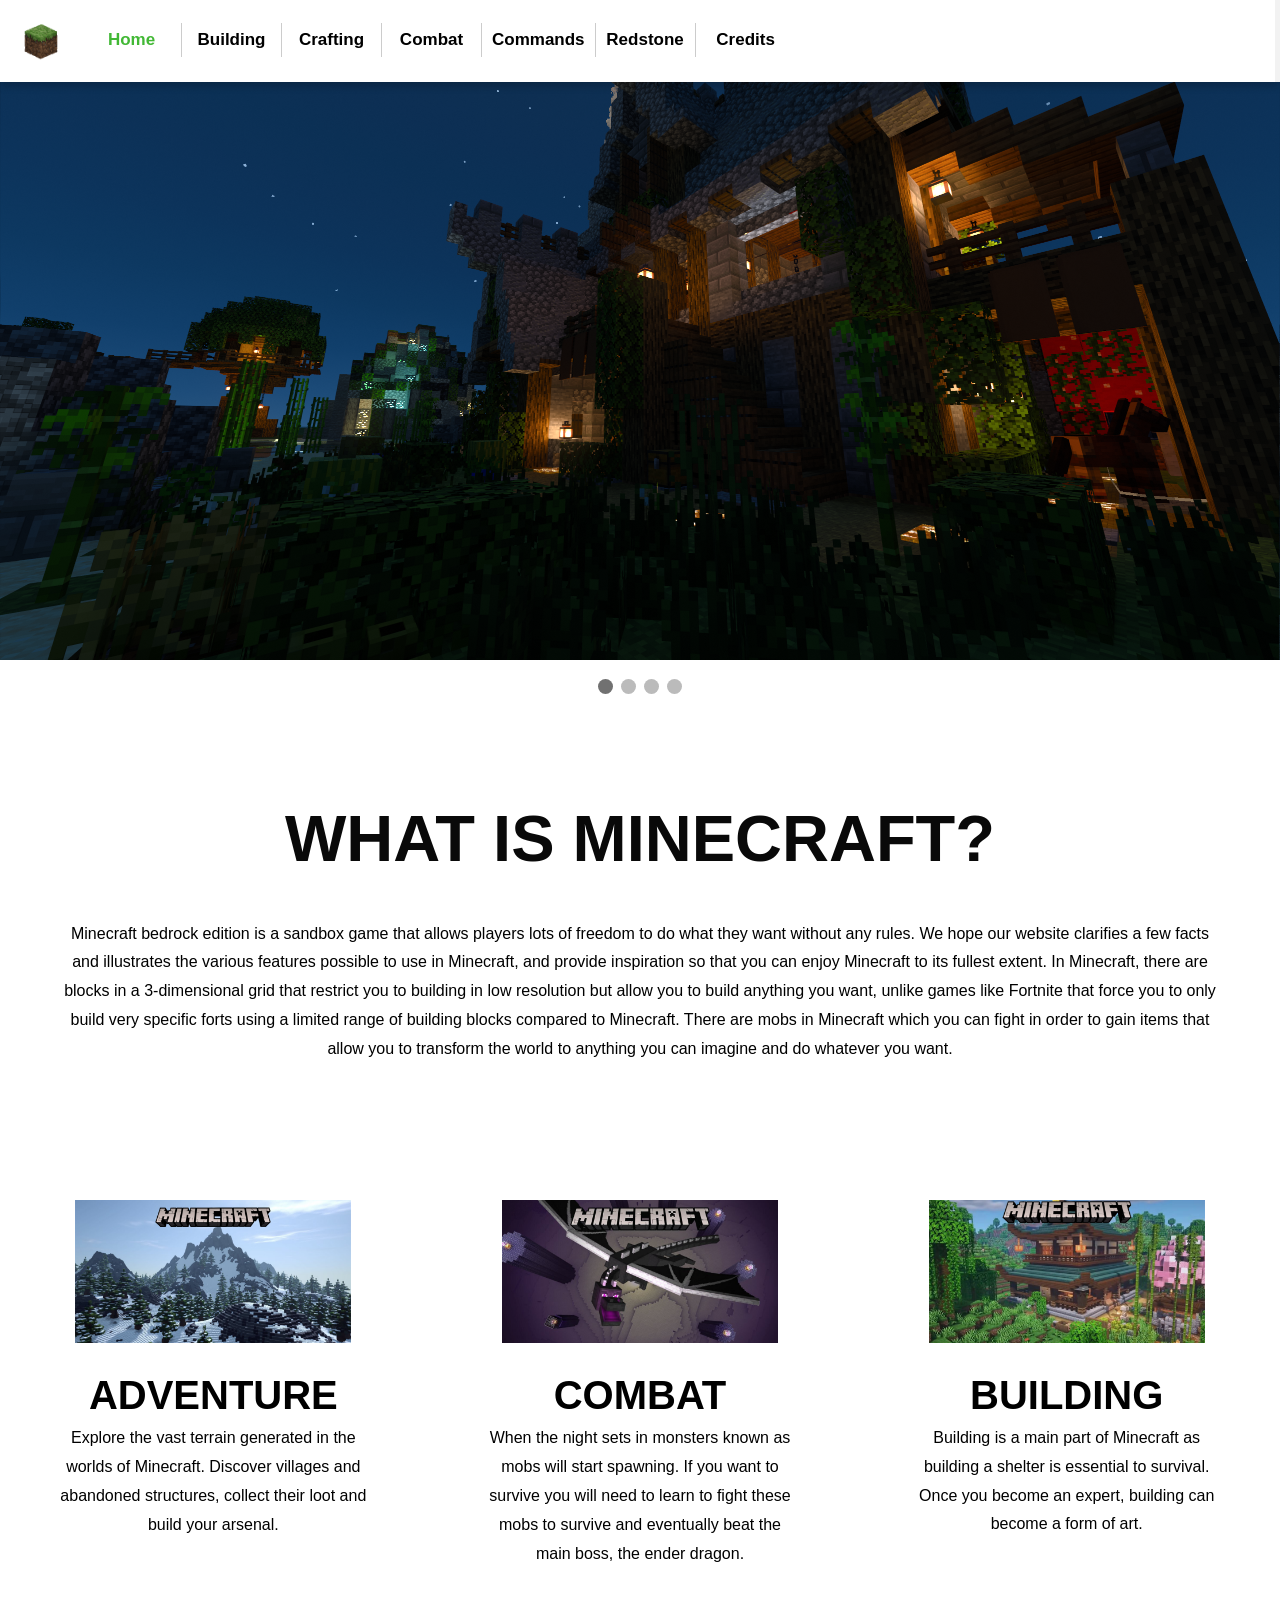
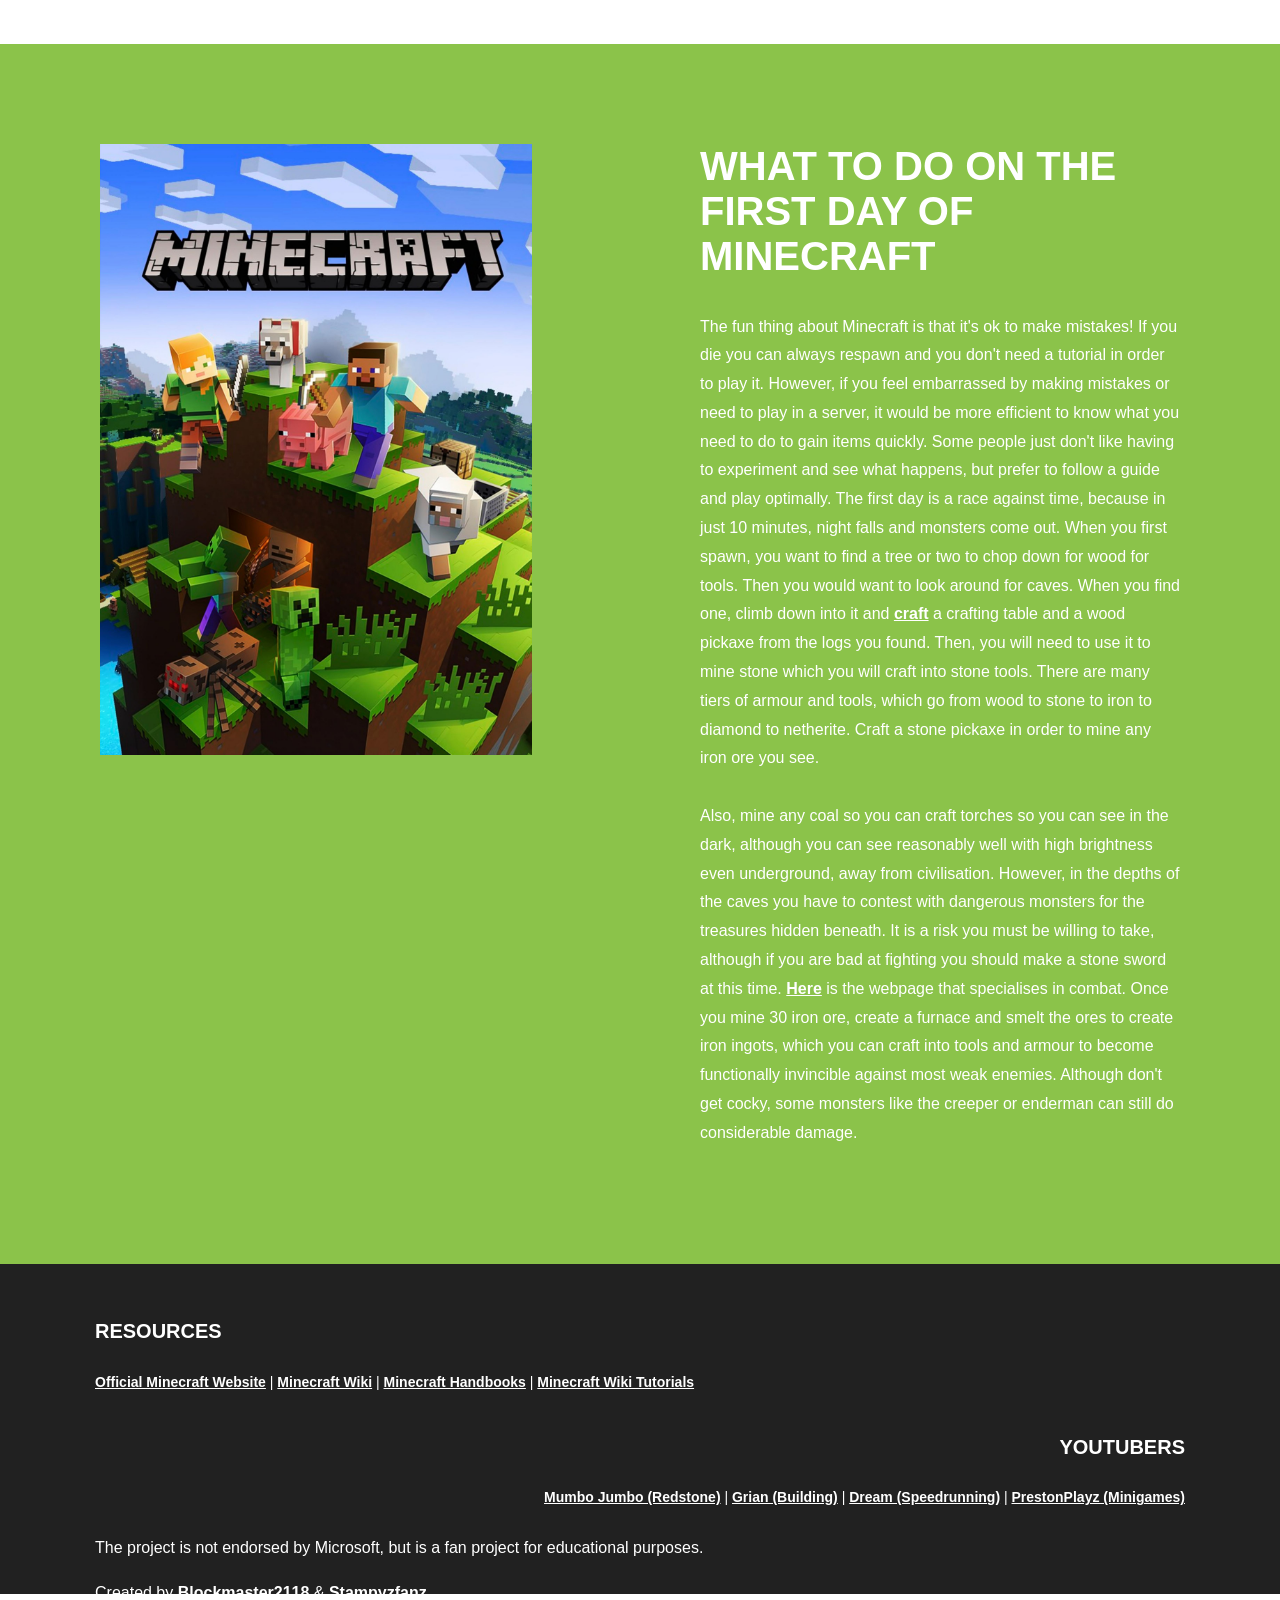
<file: index.html>
<!DOCTYPE html>
<html lang="en">
<head>
  <!-- Google Tag Manager -->
  <script>(function(w,d,s,l,i){w[l]=w[l]||[];w[l].push({'gtm.start':
  new Date().getTime(),event:'gtm.js'});var f=d.getElementsByTagName(s)[0],
  j=d.createElement(s),dl=l!='dataLayer'?'&l='+l:'';j.async=true;j.src=
  'https://www.googletagmanager.com/gtm.js?id='+i+dl;f.parentNode.insertBefore(j,f);
  })(window,document,'script','dataLayer','GTM-TDKDZ7F');</script>
  <!-- End Google Tag Manager -->
  <title>Minecraft Bedrock Guide</title>
  <meta charset="UTF-8">
  <link rel="stylesheet" href="main.css">
  <link rel="icon" href="images/Minecraft_logo.png" >
</head>
<body>
  <!-- Google Tag Manager (noscript) -->
  <noscript><iframe src="https://www.googletagmanager.com/ns.html?id=GTM-TDKDZ7F"
  height="0" width="0" style="display:none;visibility:hidden"></iframe></noscript>
  <!-- End Google Tag Manager (noscript) -->
  <header class="topnav header" id="Header">
    <a href="#" id="icon"><img src="images/Minecraft_logo.png" class="logo" alt="homepage logo"></a>
    <a class="active link" href="#">Home</a>
    <a href="Building.html" class="link">Building</a>
    <a href="Crafting.html" class="link">Crafting</a>
    <a href="Combat.html" class="link">Combat</a>
    <a href="Commands.html" class="link">Commands</a>
    <a href="Redstone.html" class="link">Redstone</a>
    <a href="Credits.html" class="link" id="no-line">Credits</a>
  </header> 
  <div class="contents">
  <div class="slideshow-container">
    <div class="mySlides fade">
      <div class="numbertext">1 / 4</div>
      <img src="images/Building slider pic.png" alt="MC Build">
      <div class="text"></div>
    </div>
    <div class="mySlides fade">
      <div class="numbertext">2 / 4</div>
      <img src="images/Combat slider pic.png" alt="MC Fighting Creeper">
      <div class="text"></div>
    </div>
    <div class="mySlides fade">
      <div class="numbertext">3 / 4</div>
      <img src="images/Redstone slider pic.png" alt="Redstone piston door">
      <div class="text"></div>
    </div>  
    <div class="mySlides fade">
      <div class="numbertext">4 / 4</div>
      <img src="images/Crafting slider pic.png" alt="Crafting blocks">
      <div class="text"></div>
    </div> 
    </div>  
  </div>
  <br>
  <div class="center">
    <span class="dot"></span> 
    <span class="dot"></span> 
    <span class="dot"></span> 
    <span class="dot"></span> 
  </div>
  <div class="pad center"><h1 class="main-heading">What is minecraft?</h1>
     <p style="margin-top:30px;">Minecraft bedrock edition is a sandbox game that allows players lots of freedom to do what they want without any rules. We hope our website clarifies a few facts and illustrates the various features possible to use in Minecraft, and provide inspiration so that you can enjoy Minecraft to its fullest extent. In Minecraft, there are blocks in a 3-dimensional grid that restrict you to building in low resolution but allow you to build anything you want, unlike games like Fortnite that force you to only build very specific forts using a limited range of building blocks compared to Minecraft. There are mobs in Minecraft which you can fight in order to gain items that allow you to transform the world to anything you can imagine and do whatever you want.</p>
    </div>
  <div class="flex-container">
    <div class="box"> 
      <img src="images/mountains.png" style="width: 90%;" alt="mountains">
      <h2 style="margin-bottom: -10px;">Adventure</h2>
      <p>Explore the vast terrain generated in the worlds of Minecraft. Discover villages and abandoned structures, collect their loot and build your arsenal.</p>
    </div>
    <div class="box"> 
      <img src="images/ender dragon.png" style="width: 90%;" alt="ender dragon">
      <h2 style="margin-bottom: -10px;">Combat</h2>
      <p>When the night sets in monsters known as mobs will start spawning. If you want to survive you will need to learn to fight these mobs to survive and eventually beat the main boss, the ender dragon.</p>
    </div>
    <div class="box"> 
      <img src="images/build.png" style="width: 90%;" alt="Japanese style build">
      <h2 style="margin-bottom: -10px;">Building</h2>
      <p>Building is a main part of Minecraft as building a shelter is essential to survival. Once you become an expert, building can become a form of art.</p>
    </div>
  </div>
  <div class="green-box flex-container">
    <div>
      <img src="images/Cover art.jpg" style="width: 90%;" alt="Minecraft cover">
    </div>
    <div>
     <h2 class="whitetext">What to do on the first day of Minecraft</h2>
     <p class="whitetext">The fun thing about Minecraft is that it's ok to make mistakes! If you die you can always respawn and you don't need a tutorial in order to play it. However, if you feel embarrassed by making mistakes or need to play in a server, it would be more efficient to know what you need to do to gain items quickly. Some people just don't like having to experiment and see what happens, but prefer to follow a guide and play optimally. The first day is a race against time, because in just 10 minutes, night falls and monsters come out. When you first spawn, you want to find a tree or two to chop down for wood for tools. Then you would want to look around for caves. When you find one, climb down into it and <a href="Crafting.html" class="whitetext">craft</a> a crafting table and a wood pickaxe from the logs you found. Then, you will need to use it to mine stone which you will craft into stone tools. There are many tiers of armour and tools, which go from wood to stone to iron to diamond to netherite. Craft a stone pickaxe in order to mine any iron ore you see. 
    <br>
    <br>
    Also, mine any coal so you can craft torches so you can see in the dark, although you can see reasonably well with high brightness even underground, away from civilisation. However, in the depths of the caves you have to contest with dangerous monsters for the treasures hidden beneath. It is a risk you must be willing to take, although if you are bad at fighting you should make a stone sword at this time. <a href="Combat.html" class="whitetext">Here</a> is the webpage that specialises in combat. Once you mine 30 iron ore, create a furnace and smelt the ores to create iron ingots, which you can craft into tools and armour to become functionally invincible against most weak enemies. Although don't get cocky, some monsters like the creeper or enderman can still do considerable damage.
    </p>
    </div> 
  </div>
  <footer class="below" style="min-height:330px">
	<div style="background-color: #212121; float: left; padding-left: 65px;">
  <h4 class="whitetext">Resources</h4>
	<p class="whitetext footer-text"><a href="http://minecraft.net/" class="whitetext">Official Minecraft Website</a> | <a href="https://minecraft.fandom.com/wiki/Minecraft_Wiki" class="whitetext">Minecraft Wiki</a> | <a href="https://www.amazon.com.au/Minecraft-Complete-Handbook-Collection-Scholastic/dp/0545685192" class="whitetext">Minecraft Handbooks</a> | <a href="https://minecraft.fandom.com/wiki/Tutorials " class="whitetext">Minecraft Wiki Tutorials</a></p>
  </div>
  <div style="background-color: #212121; float: right; padding-bottom: 10px; padding-right: 65px; text-align: right;">
    <h4 class="whitetext">YouTubers</h4>
  <p class="whitetext footer-text"><a href="https://www.youtube.com/channel/UChFur_NwVSbUozOcF_F2kMg/" class="whitetext">Mumbo Jumbo (Redstone)</a> | <a href="https://www.youtube.com/user/Xelqua" class="whitetext">Grian (Building)</a> | <a href="https://www.youtube.com/channel/UCTkXRDQl0luXxVQrRQvWS6w" class="whitetext">Dream (Speedrunning)</a> | <a href="https://www.youtube.com/channel/UCJZam2u1G0syq3kyqrCXrNw" class="whitetext">PrestonPlayz (Minigames)</a></p>
  </div>
  <div class="below" style="padding-left: 65px;">
	<p class="whitetext">The project is not endorsed by Microsoft, but is a fan project for educational purposes.</p>
  <p class="whitetext">Created by <a href="https://github.com/Blockmaster2118" class="whitetext">Blockmaster2118</a> & <a href="https://github.com/stampyzfanz" class="whitetext">Stampyzfanz</a></p>
  <p class="whitetext">All rights reserved &copy; 2021</p>
  </div>
  </footer>
  <script src="scripts.js"></script>
</body>
</html>
</file>
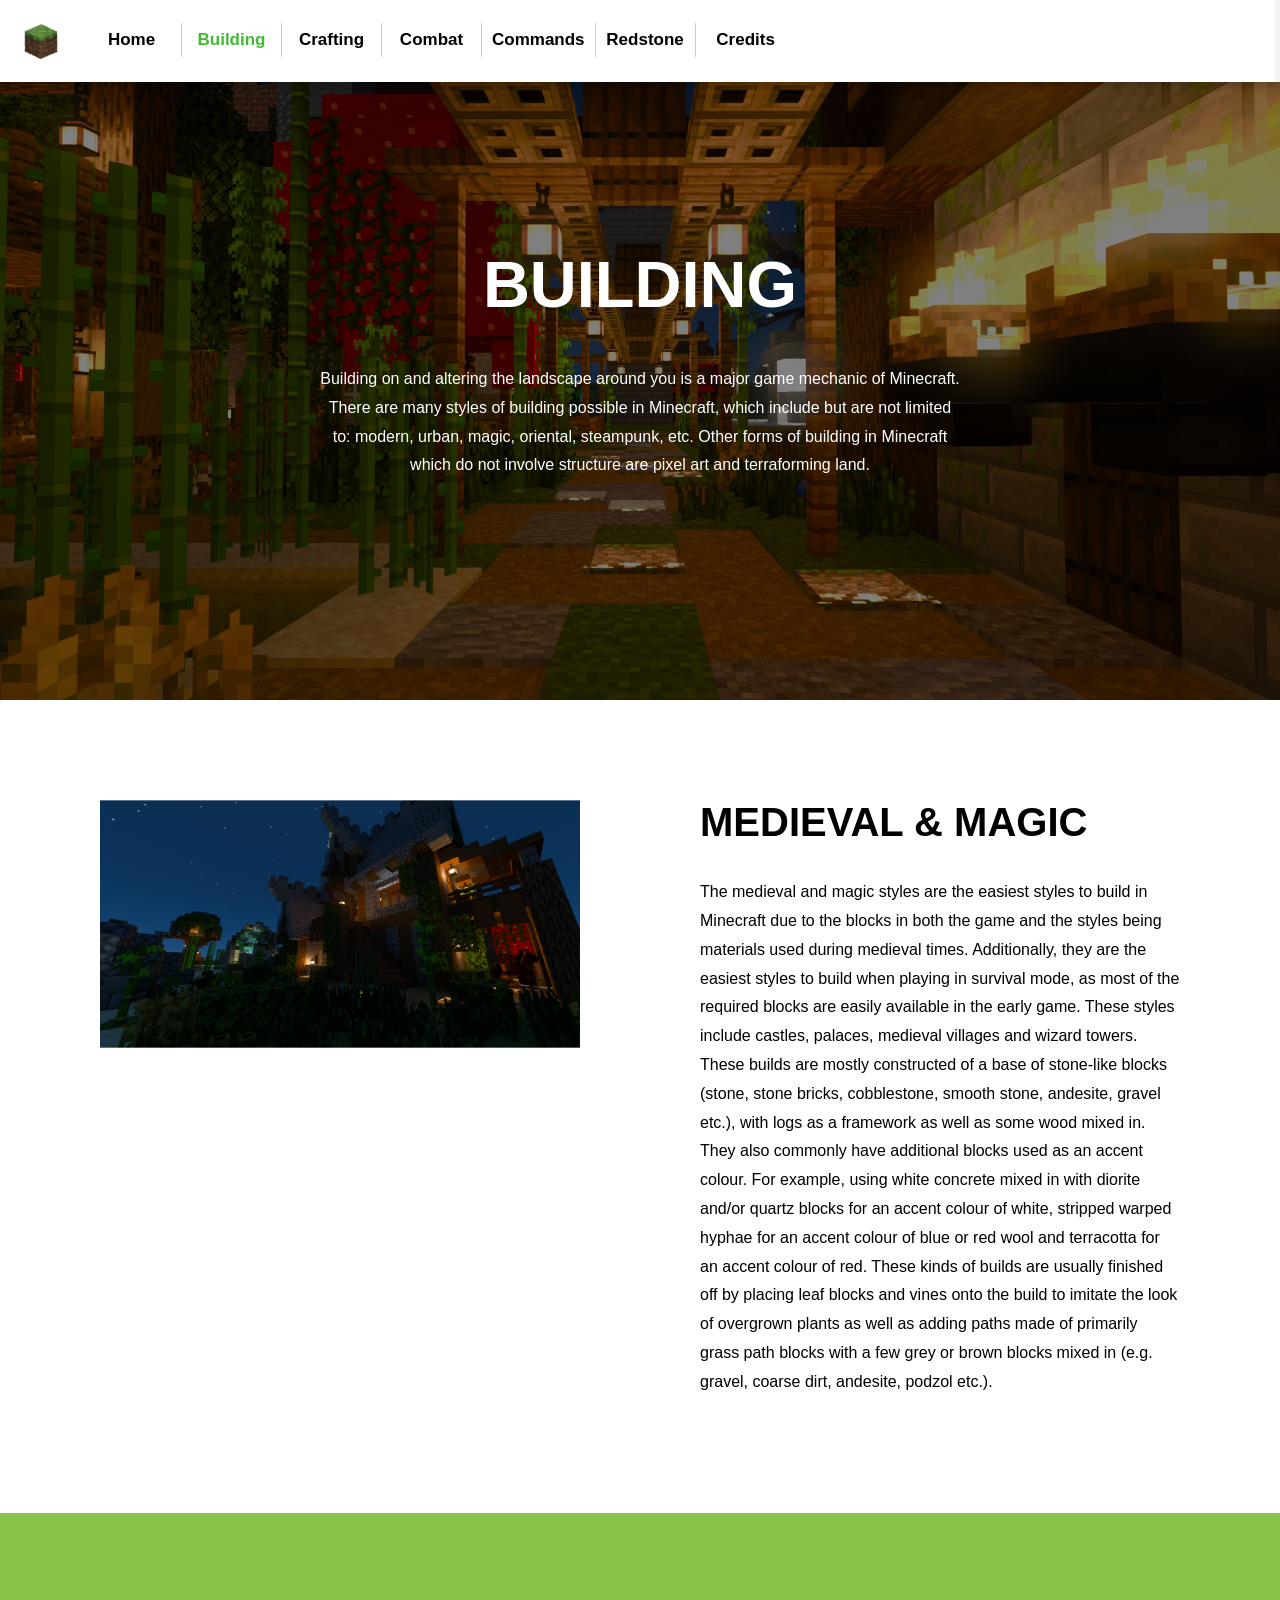
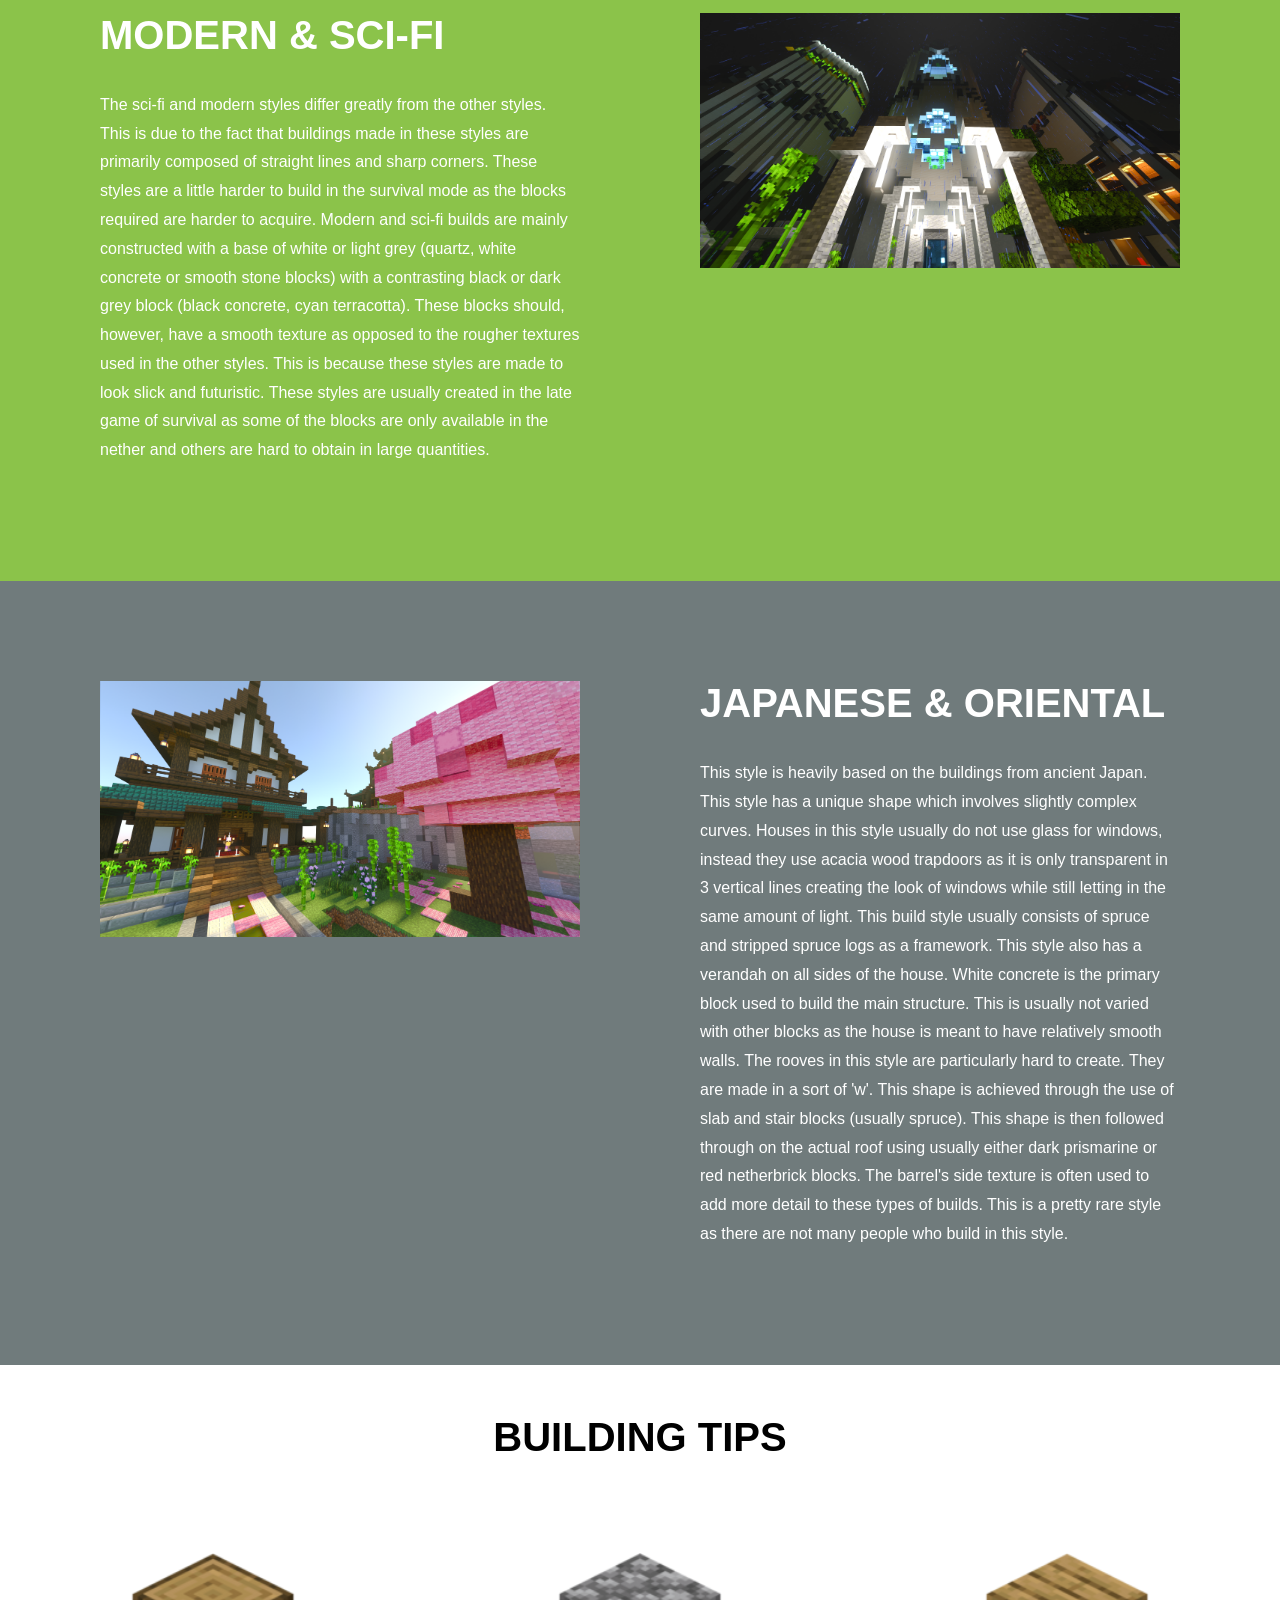
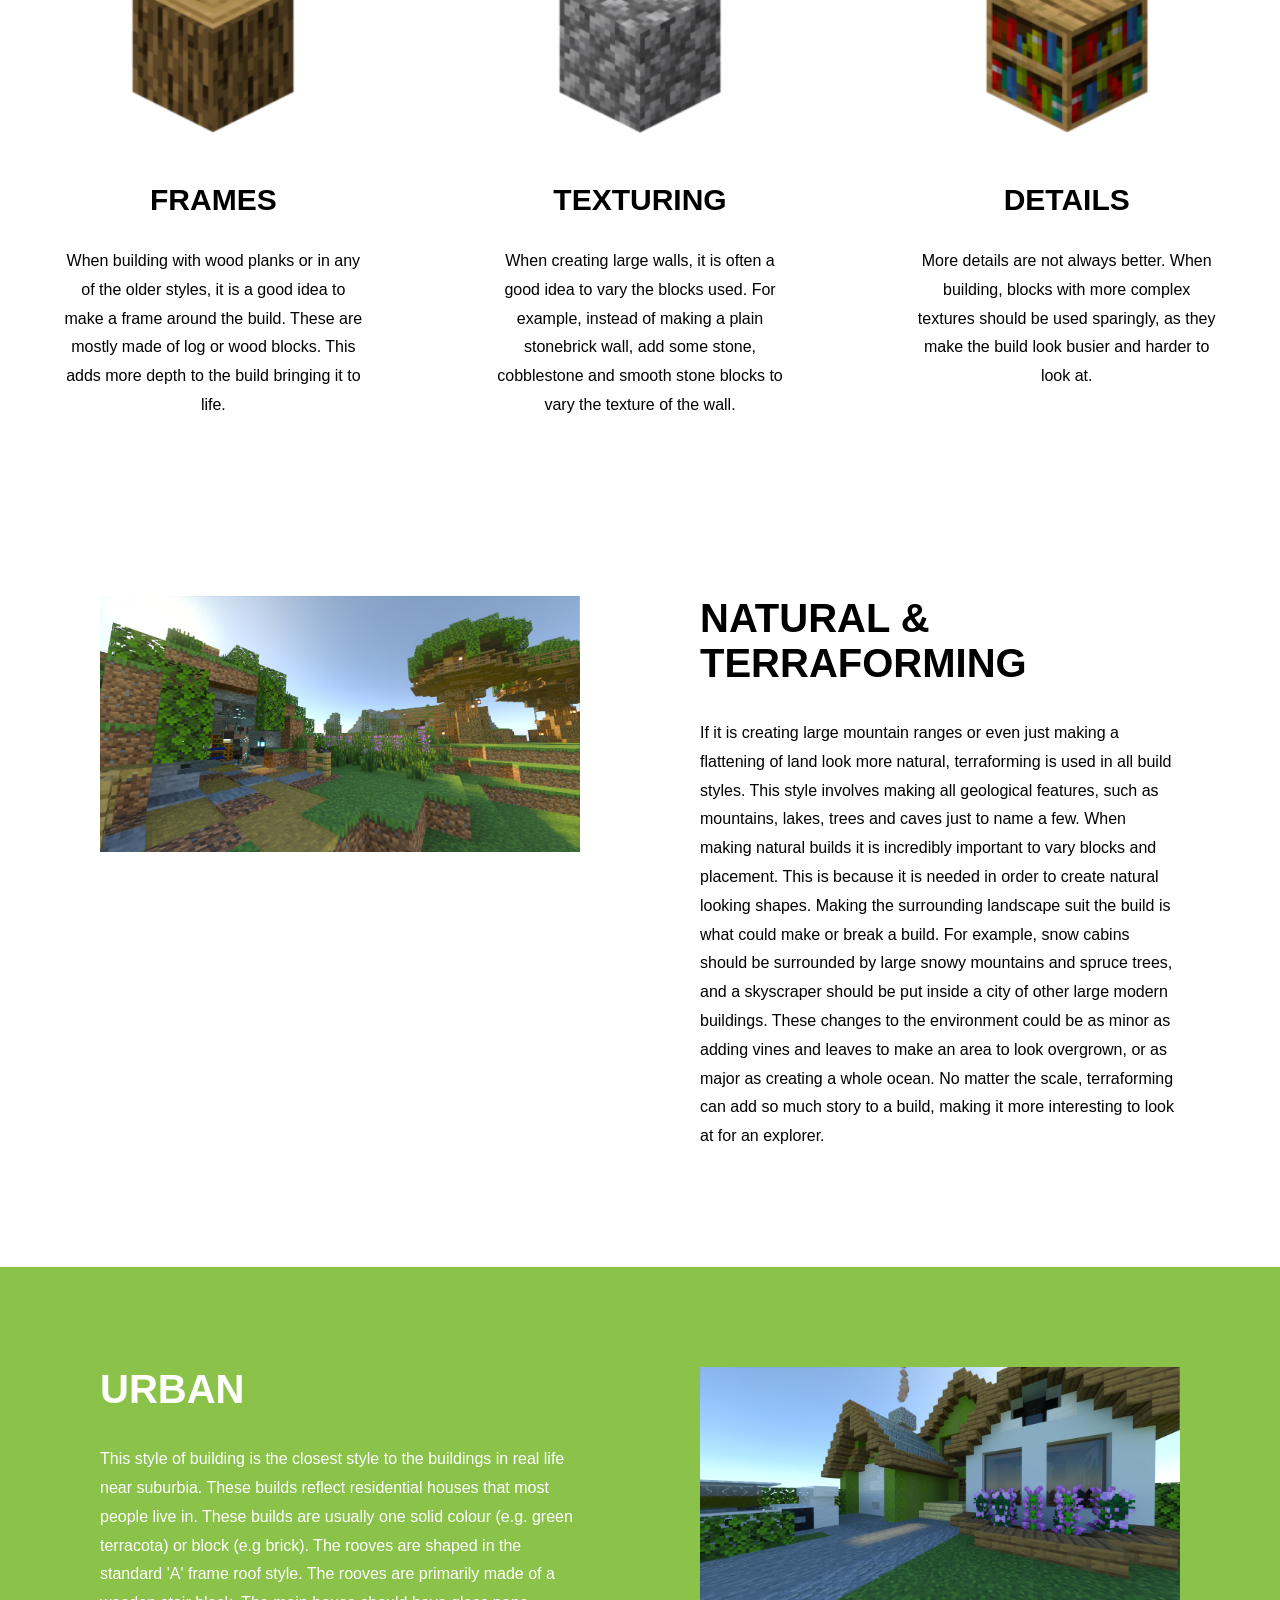
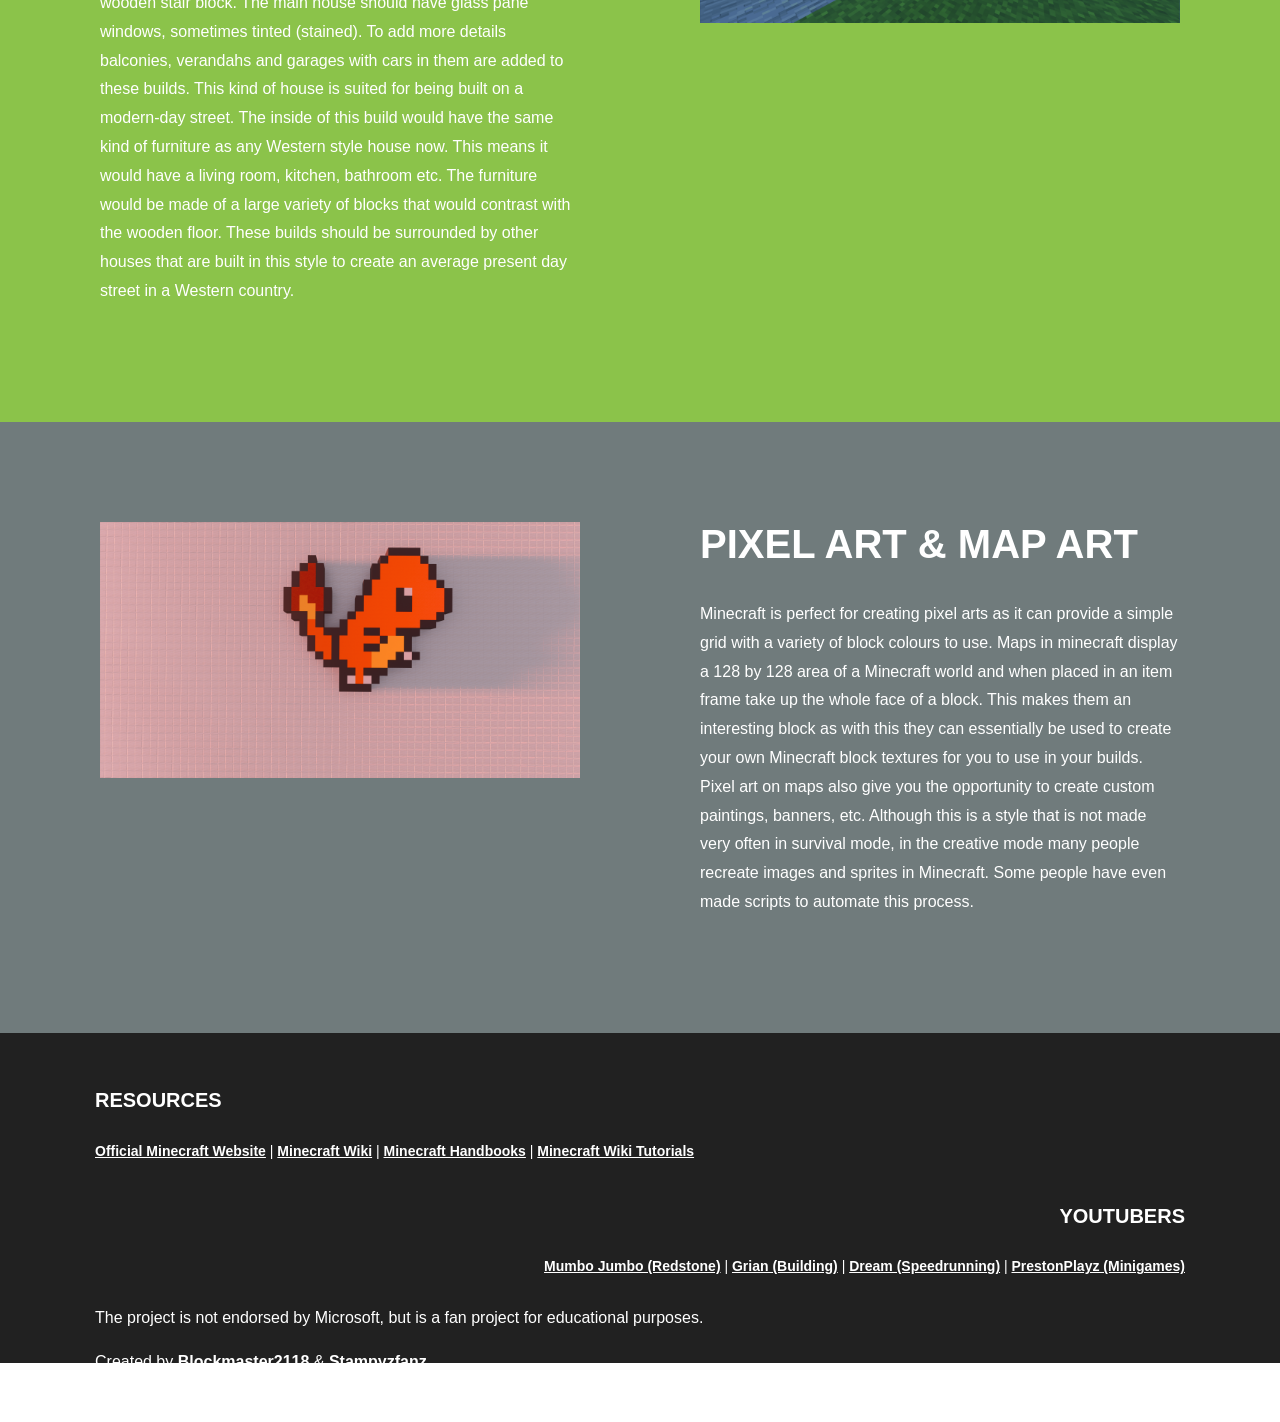
<file: Building.html>
<!DOCTYPE html>
<html lang="en">
<head>
  <!-- Google Tag Manager -->
  <script>(function(w,d,s,l,i){w[l]=w[l]||[];w[l].push({'gtm.start':
  new Date().getTime(),event:'gtm.js'});var f=d.getElementsByTagName(s)[0],
  j=d.createElement(s),dl=l!='dataLayer'?'&l='+l:'';j.async=true;j.src=
  'https://www.googletagmanager.com/gtm.js?id='+i+dl;f.parentNode.insertBefore(j,f);
  })(window,document,'script','dataLayer','GTM-TDKDZ7F');</script>
  <!-- End Google Tag Manager -->
  <title>Minecraft Building Guide</title>
  <meta charset="UTF-8">
  <link rel="stylesheet" href="main.css">
  <link rel="icon" href="images/Minecraft_logo.png" >
</head>
<body>
  <!-- Google Tag Manager (noscript) -->
  <noscript><iframe src="https://www.googletagmanager.com/ns.html?id=GTM-TDKDZ7F"
  height="0" width="0" style="display:none;visibility:hidden"></iframe></noscript>
  <!-- End Google Tag Manager (noscript) -->
  <header class="topnav header" id="Header">
    <a href="index.html" id="icon"><img src="images/Minecraft_logo.png" class="logo" alt="homepage logo"></a>
    <a class="link" href="index.html">Home</a>
    <a href="#" class="link active">Building</a>
    <a href="Crafting.html" class="link">Crafting</a>
    <a href="Combat.html" class="link">Combat</a>
    <a href="Commands.html" class="link">Commands</a>
    <a href="Redstone.html" class="link">Redstone</a>
    <a href="Credits.html" class="link" id="no-line">Credits</a>
  </header> 
  <div class="contents">
    <div class="banner-container banner-image">
      <div class="banner-text">
        <h1>BUILDING</h1>
        <p class="whitetext">Building on and altering the landscape around you is a major game mechanic of Minecraft. There are many styles of building possible in Minecraft, which include but are not limited to: modern, urban, magic, oriental, steampunk, etc. Other forms of building in Minecraft which do not involve structure are pixel art and terraforming land.</p>
      </div>
    </div>    
  <div class="white-box flex-container">
    <div class="left center">
      <img src="images/Building slider pic.png" style="max-width: 100%;" alt="Medieval and magic build">
    </div>
    <div class="right" >
      <h2>Medieval & Magic</h2>
      <p>The medieval and magic styles are the easiest styles to build in Minecraft due to the blocks in both the game and the styles being materials used during medieval times. Additionally, they are the easiest styles to build when playing in survival mode, as most of the required blocks are easily available in the early game. These styles include castles, palaces, medieval villages and wizard towers. These builds are mostly constructed of a base of stone-like blocks (stone, stone bricks, cobblestone, smooth stone, andesite, gravel etc.), with logs as a framework as well as some wood mixed in. They also commonly have additional blocks used as an accent colour. For example, using white concrete mixed in with diorite and/or quartz blocks for an accent colour of white, stripped warped hyphae for an accent colour of blue or red wool and terracotta for an accent colour of red. These kinds of builds are usually finished off by placing leaf blocks and vines onto the build to imitate the look of overgrown plants as well as adding paths made of primarily grass path blocks with a few grey or brown blocks mixed in (e.g. gravel, coarse dirt, andesite, podzol etc.).</p>
    </div>
  </div>

  <div class="green-box flex-container blow">
    <div class="left">
      <h2 class="whitetext">Modern & Sci-fi</h2>
      <p class="whitetext">The sci-fi and modern styles differ greatly from the other styles. This is due to the fact that buildings made in these styles are primarily composed of straight lines and sharp corners. These styles are a little harder to build in the survival mode as the blocks required are harder to acquire. Modern and sci-fi builds are mainly constructed with a base of white or light grey (quartz, white concrete or smooth stone blocks) with a contrasting black or dark grey block (black concrete, cyan terracotta). These blocks should, however, have a smooth texture as opposed to the rougher textures used in the other styles. This is because these styles are made to look slick and futuristic. These styles are usually created in the late game of survival as some of the blocks are only available in the nether and others are hard to obtain in large quantities.</p>
    </div>
    <div class="right center">
      <img src="images/Building 4.png" style="max-width: 100%;" alt="modern and sci fi build">
    </div>
  </div>
  
  <div class="grey-box flex-container">
    <div class="left center">
      <img src="images/Building 1.png" style="max-width: 100%;" alt="japanese build">
    </div>
    <div class="right" >
      <h2 class="whitetext">Japanese & Oriental</h2>
      <p class="whitetext">This style is heavily based on the buildings from ancient Japan. This style has a unique shape which involves slightly complex curves. Houses in this style usually do not use glass for windows, instead they use acacia wood trapdoors as it is only transparent in 3 vertical lines creating the look of windows while still letting in the same amount of light. This build style usually consists of spruce and stripped spruce logs as a framework. This style also has a verandah on all sides of the house. White concrete is the primary block used to build the main structure. This is usually not varied with other blocks as the house is meant to have relatively smooth walls. The rooves in this style are particularly hard to create. They are made in a sort of 'w'. This shape is achieved through the use of slab and stair blocks (usually spruce). This shape is then followed through on the actual roof using usually either dark prismarine or red netherbrick blocks. The barrel's side texture is often used to add more detail to these types of builds. This is a pretty rare style as there are not many people who build in this style.</p>
    </div>
  </div>
  <h2 style="padding-top: 50px;" class="center">Building Tips</h2>
  <div class="flex-container">
    <div class="center">
      <img src="images/Oak log.png" style="padding-bottom: 20px; height: 200px;" alt="wood log">
      <h3 class="card-text">Frames</h3>
      <p class="card-text"> When building with wood planks or in any of the older styles, it is a good idea to make a frame around the build. These are mostly made of log or wood blocks. This adds more depth to the build bringing it to life. </p>
    </div>
    <div class="center">
      <img src="images/Cobblestone.png" style="padding-bottom: 20px; height: 200px;" alt="cobblestone">
      <h3 class="card-text">Texturing</h3>
      <p class="card-text">When creating large walls, it is often a good idea to vary the blocks used. For example, instead of making a plain stonebrick wall, add some stone, cobblestone and smooth stone blocks to vary the texture of the wall.</p>
    </div>
    <div class="center">
      <img src="images/Bookshelf.png" style="padding-bottom: 20px; height: 200px;" alt="bookshelf">
      <h3 class="card-text">Details</h3>
      <p class="card-text">More details are not always better. When building, blocks with more complex textures should be used sparingly, as they make the build look busier and harder to look at.</p>
    </div>
  </div>

  <div class="white-box flex-container">
    <div class="left">
      <img src="images/Building 2.png" style="max-width: 100%; text-align: center;" alt="terraforming build">
    </div>
    <div class="right" >
      <h2>Natural & Terraforming</h2>
      <p>If it is creating large mountain ranges or even just making a flattening of land look more natural, terraforming is used in all build styles. This style involves making all geological features, such as mountains, lakes, trees and caves just to name a few. When making natural builds it is incredibly important to vary blocks and placement. This is because it is needed in order to create natural looking shapes. Making the surrounding landscape suit the build is what could make or break a build. For example, snow cabins should be surrounded by large snowy mountains and spruce trees, and a skyscraper should be put inside a city of other large modern buildings. These changes to the environment could be as minor as adding vines and leaves to make an area to look overgrown, or as major as creating a whole ocean. No matter the scale, terraforming can add so much story to a build, making it more interesting to look at for an explorer. </p>
    </div>
  </div>

  <div class="green-box flex-container below">
    <div class="left">
      <h2 class="whitetext">Urban</h2>
      <p class="whitetext">This style of building is the closest style to the buildings in real life near suburbia. These builds reflect residential houses that most people live in. These builds are usually one solid colour (e.g. green terracota) or block (e.g brick). The rooves are shaped in the standard 'A' frame roof style. The rooves are primarily made of a wooden stair block. The main house should have glass pane windows, sometimes tinted (stained). To add more details balconies, verandahs and garages with cars in them are added to these builds. This kind of house is suited for being built on a modern-day street. The inside of this build would have the same kind of furniture as any Western style house now. This means it would have a living room, kitchen, bathroom etc. The furniture would be made of a large variety of blocks that would contrast with the wooden floor. These builds should be surrounded by other houses that are built in this style to create an average present day street in a Western country. </p>
    </div>
    <div class="right center">
      <img src="images/Building 5.png" style="max-width: 100%;" alt="urban build">
    </div>
  </div>
  
  <div class="grey-box flex-container">
    <div class="left center">
      <img src="images/Building 6.png" style="max-width: 100%;" alt="pixel art build">
    </div>
    <div class="right">
      <h2 class="whitetext">Pixel Art & Map Art</h2>
      <p class="whitetext">Minecraft is perfect for creating pixel arts as it can provide a simple grid with a variety of block colours to use. Maps in minecraft display a 128 by 128 area of a Minecraft world and when placed in an item frame take up the whole face of a block. This makes them an interesting block as with this they can essentially be used to create your own Minecraft block textures for you to use in your builds. Pixel art on maps also give you the opportunity to create custom paintings, banners, etc. Although this is a style that is not made very often in survival mode, in the creative mode many people recreate images and sprites in Minecraft. Some people have even made scripts to automate this process.</p>
    </div>
  </div>
  </div>
  <footer class="below" style="min-height:330px">
    <div style="background-color: #212121; float: left; padding-left: 65px;">
    <h4 class="whitetext">Resources</h4>
    <p class="whitetext footer-text"><a href="http://minecraft.net/" class="whitetext">Official Minecraft Website</a> | <a href="https://minecraft.fandom.com/wiki/Minecraft_Wiki" class="whitetext">Minecraft Wiki</a> | <a href="https://www.amazon.com.au/Minecraft-Complete-Handbook-Collection-Scholastic/dp/0545685192" class="whitetext">Minecraft Handbooks</a> | <a href="https://minecraft.fandom.com/wiki/Tutorials " class="whitetext">Minecraft Wiki Tutorials</a></p>
    </div>
    <div style="background-color: #212121; float: right; padding-bottom: 10px; padding-right: 65px; text-align: right;">
      <h4 class="whitetext">YouTubers</h4>
    <p class="whitetext footer-text"><a href="https://www.youtube.com/channel/UChFur_NwVSbUozOcF_F2kMg/" class="whitetext">Mumbo Jumbo (Redstone)</a> | <a href="https://www.youtube.com/user/Xelqua" class="whitetext">Grian (Building)</a> | <a href="https://www.youtube.com/channel/UCTkXRDQl0luXxVQrRQvWS6w" class="whitetext">Dream (Speedrunning)</a> | <a href="https://www.youtube.com/channel/UCJZam2u1G0syq3kyqrCXrNw" class="whitetext">PrestonPlayz (Minigames)</a></p>
    </div>
    <div class="below" style="padding-left: 65px;">
    <p class="whitetext">The project is not endorsed by Microsoft, but is a fan project for educational purposes.</p>
    <p class="whitetext">Created by <a href="https://github.com/Blockmaster2118" class="whitetext">Blockmaster2118</a> & <a href="https://github.com/stampyzfanz" class="whitetext">Stampyzfanz</a></p>
    <p class="whitetext">All rights reserved &copy; 2021</p>
    </div>
    </footer>
  <script src="scripts.js"></script>
</body>
</html>
</file>
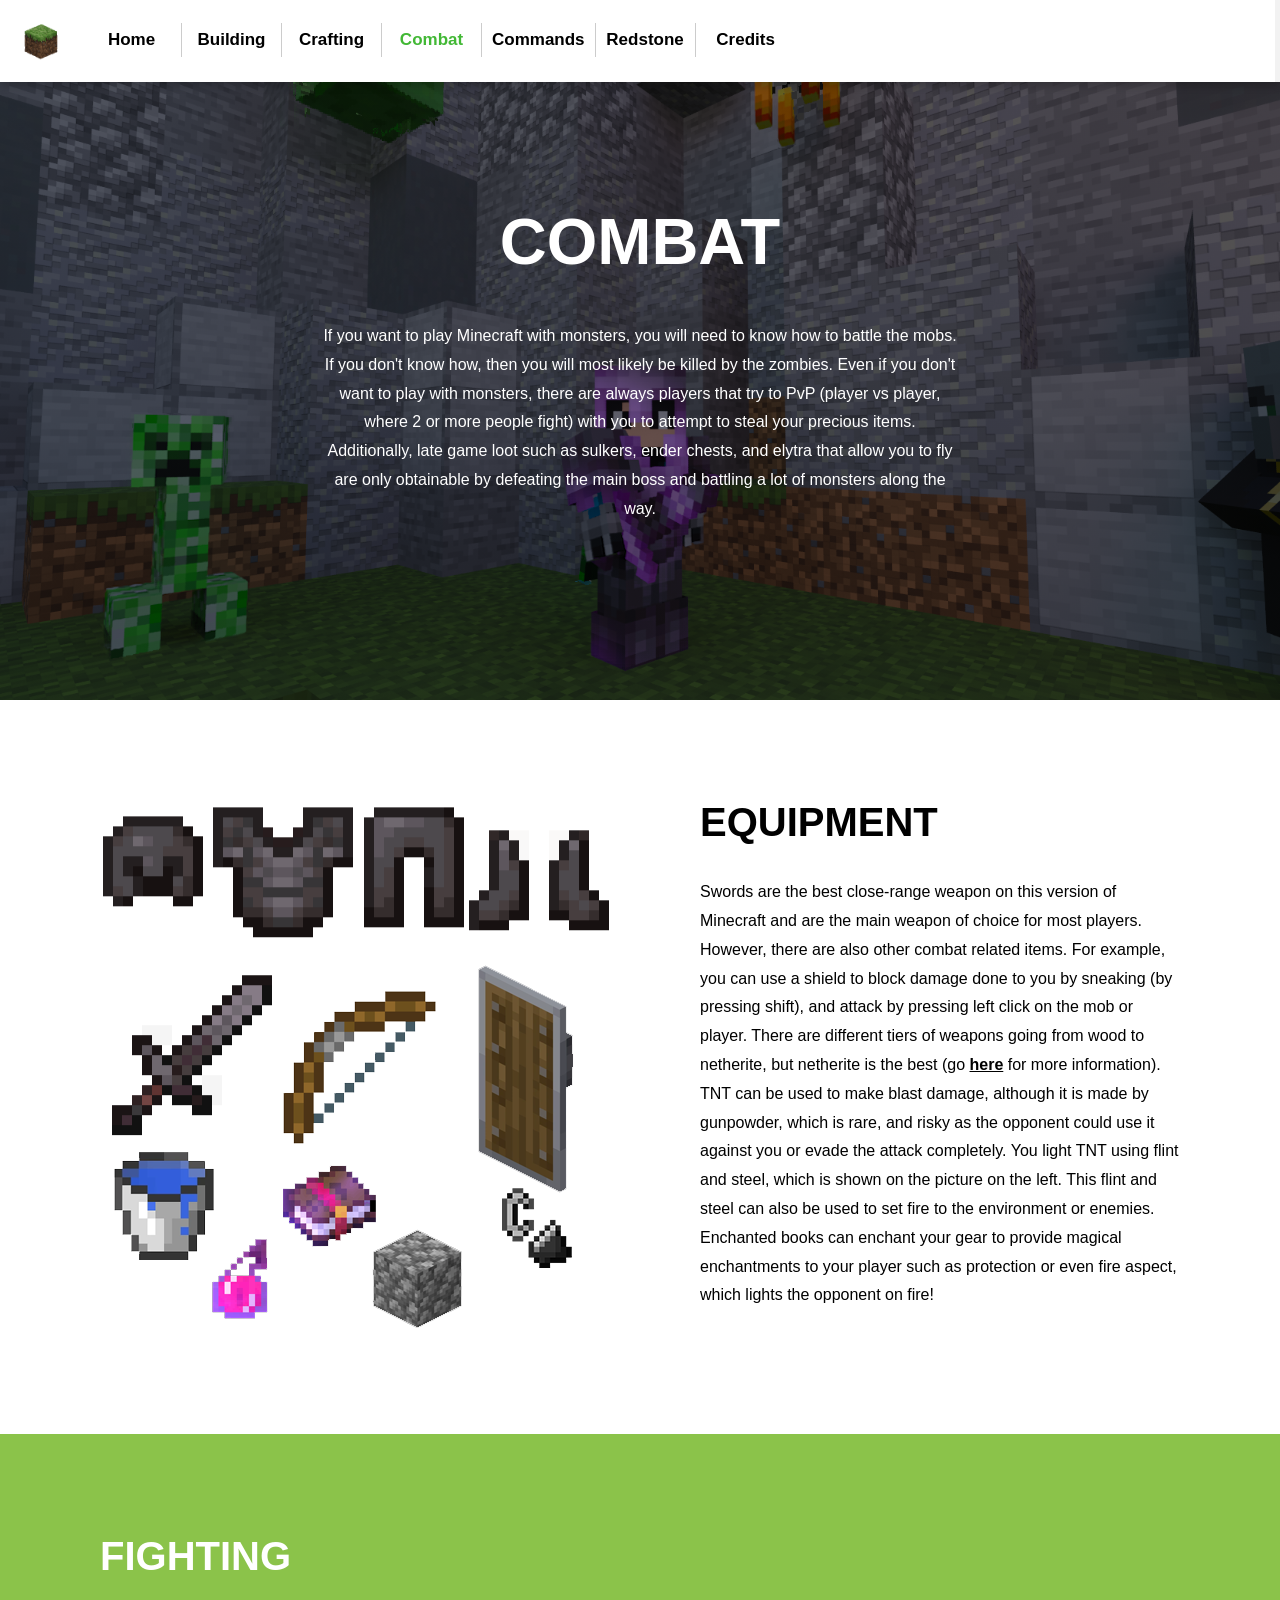
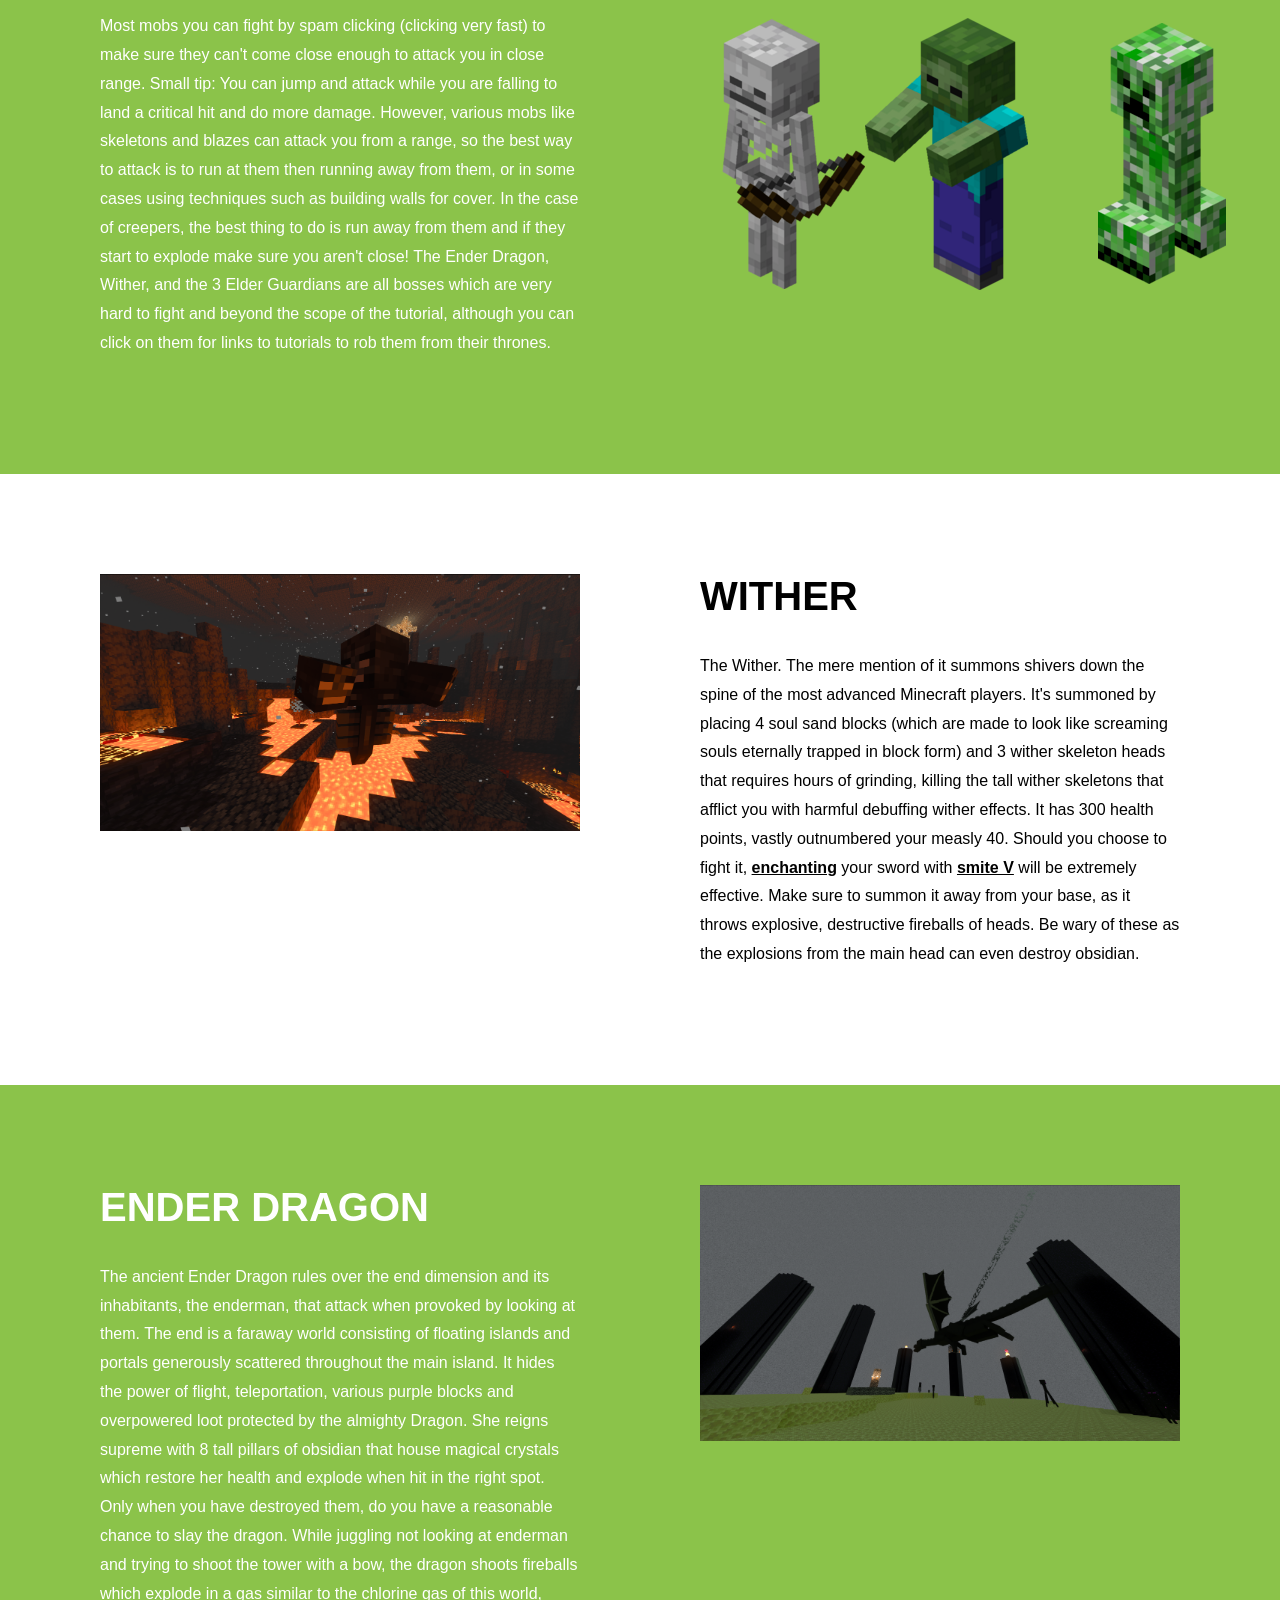
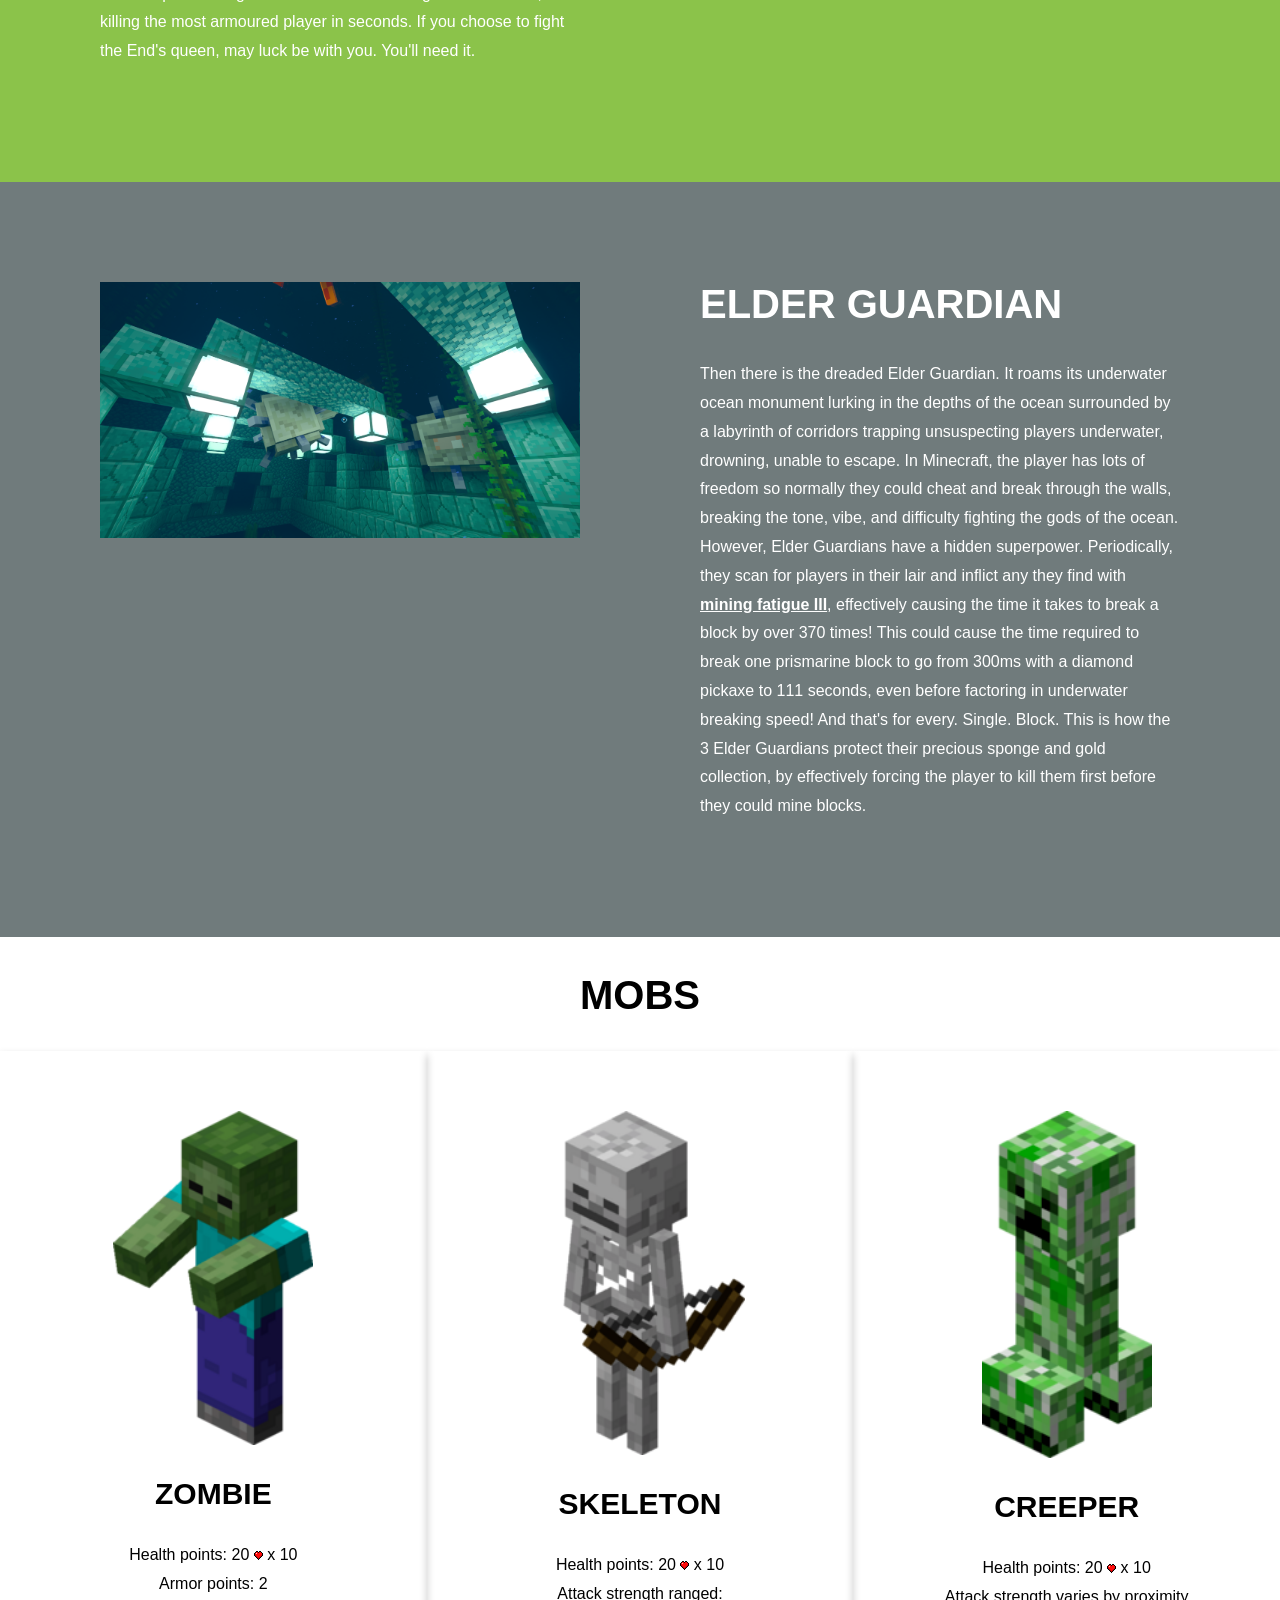
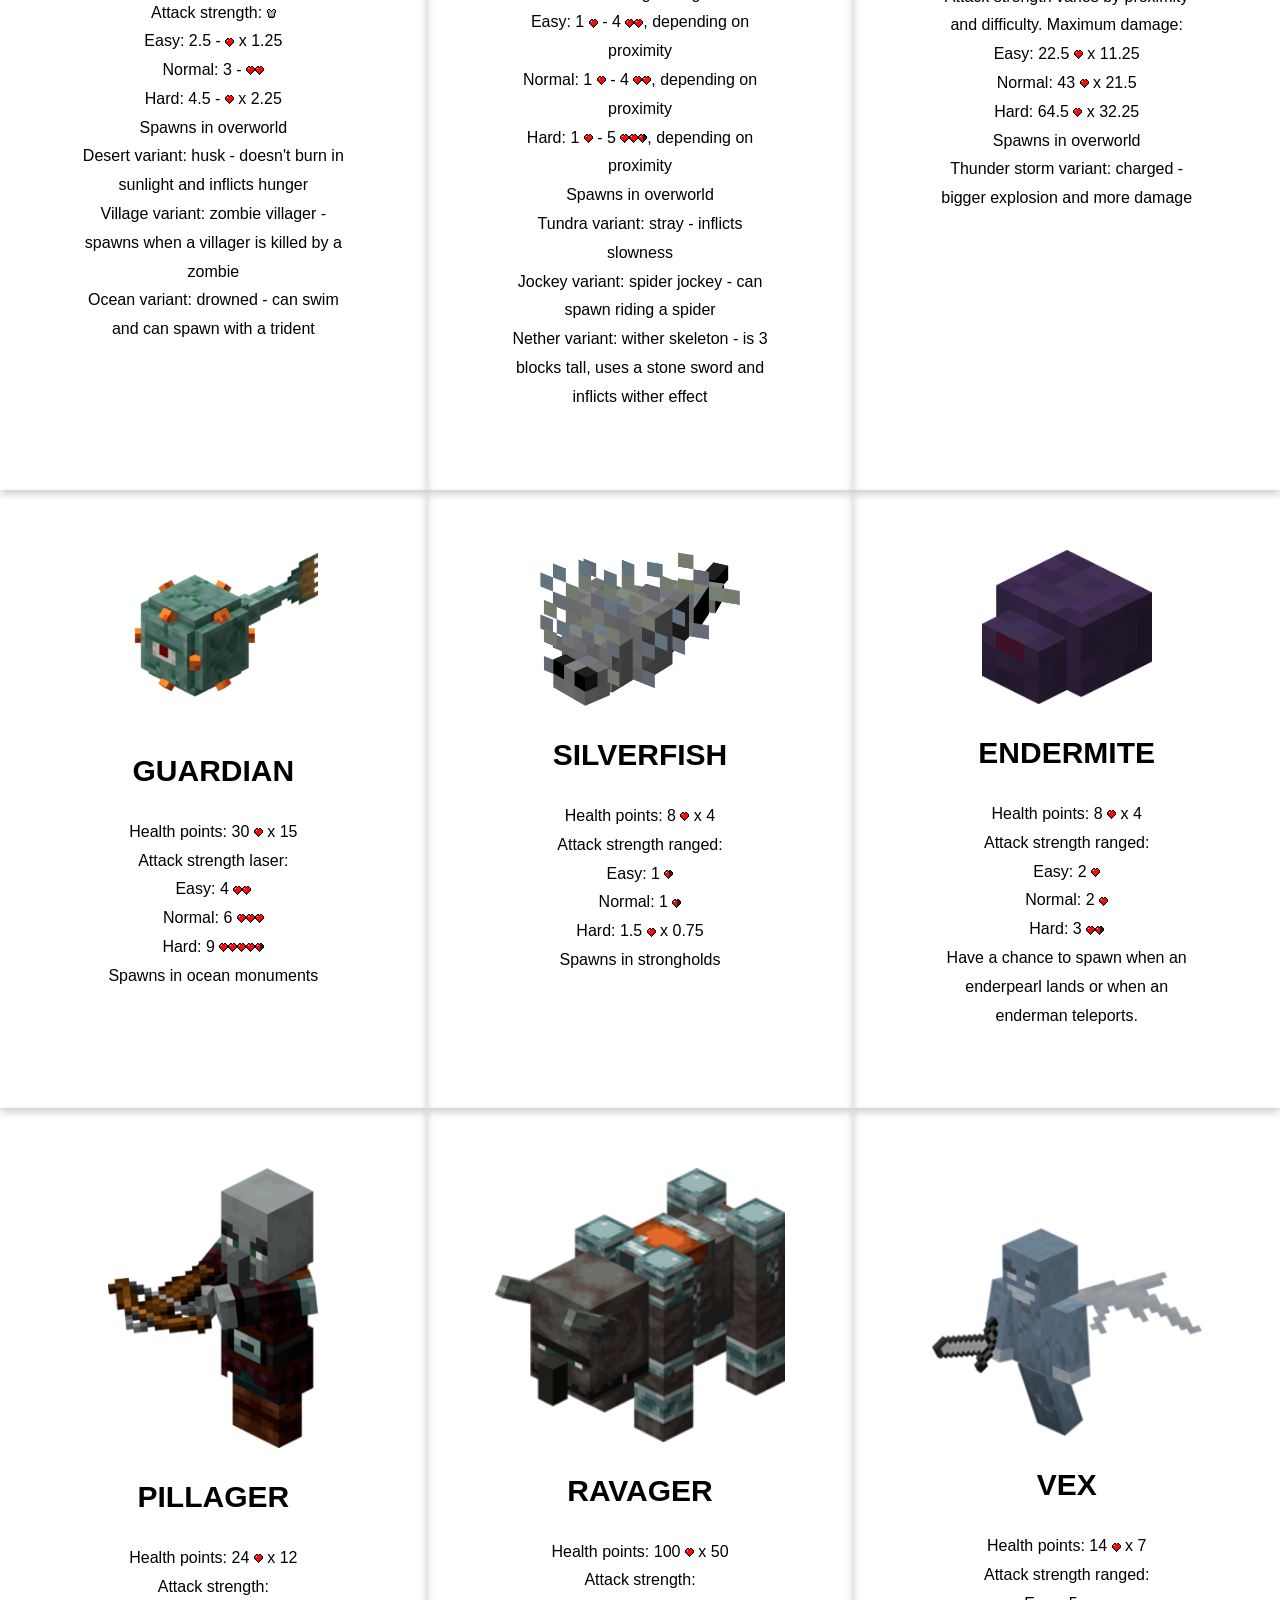
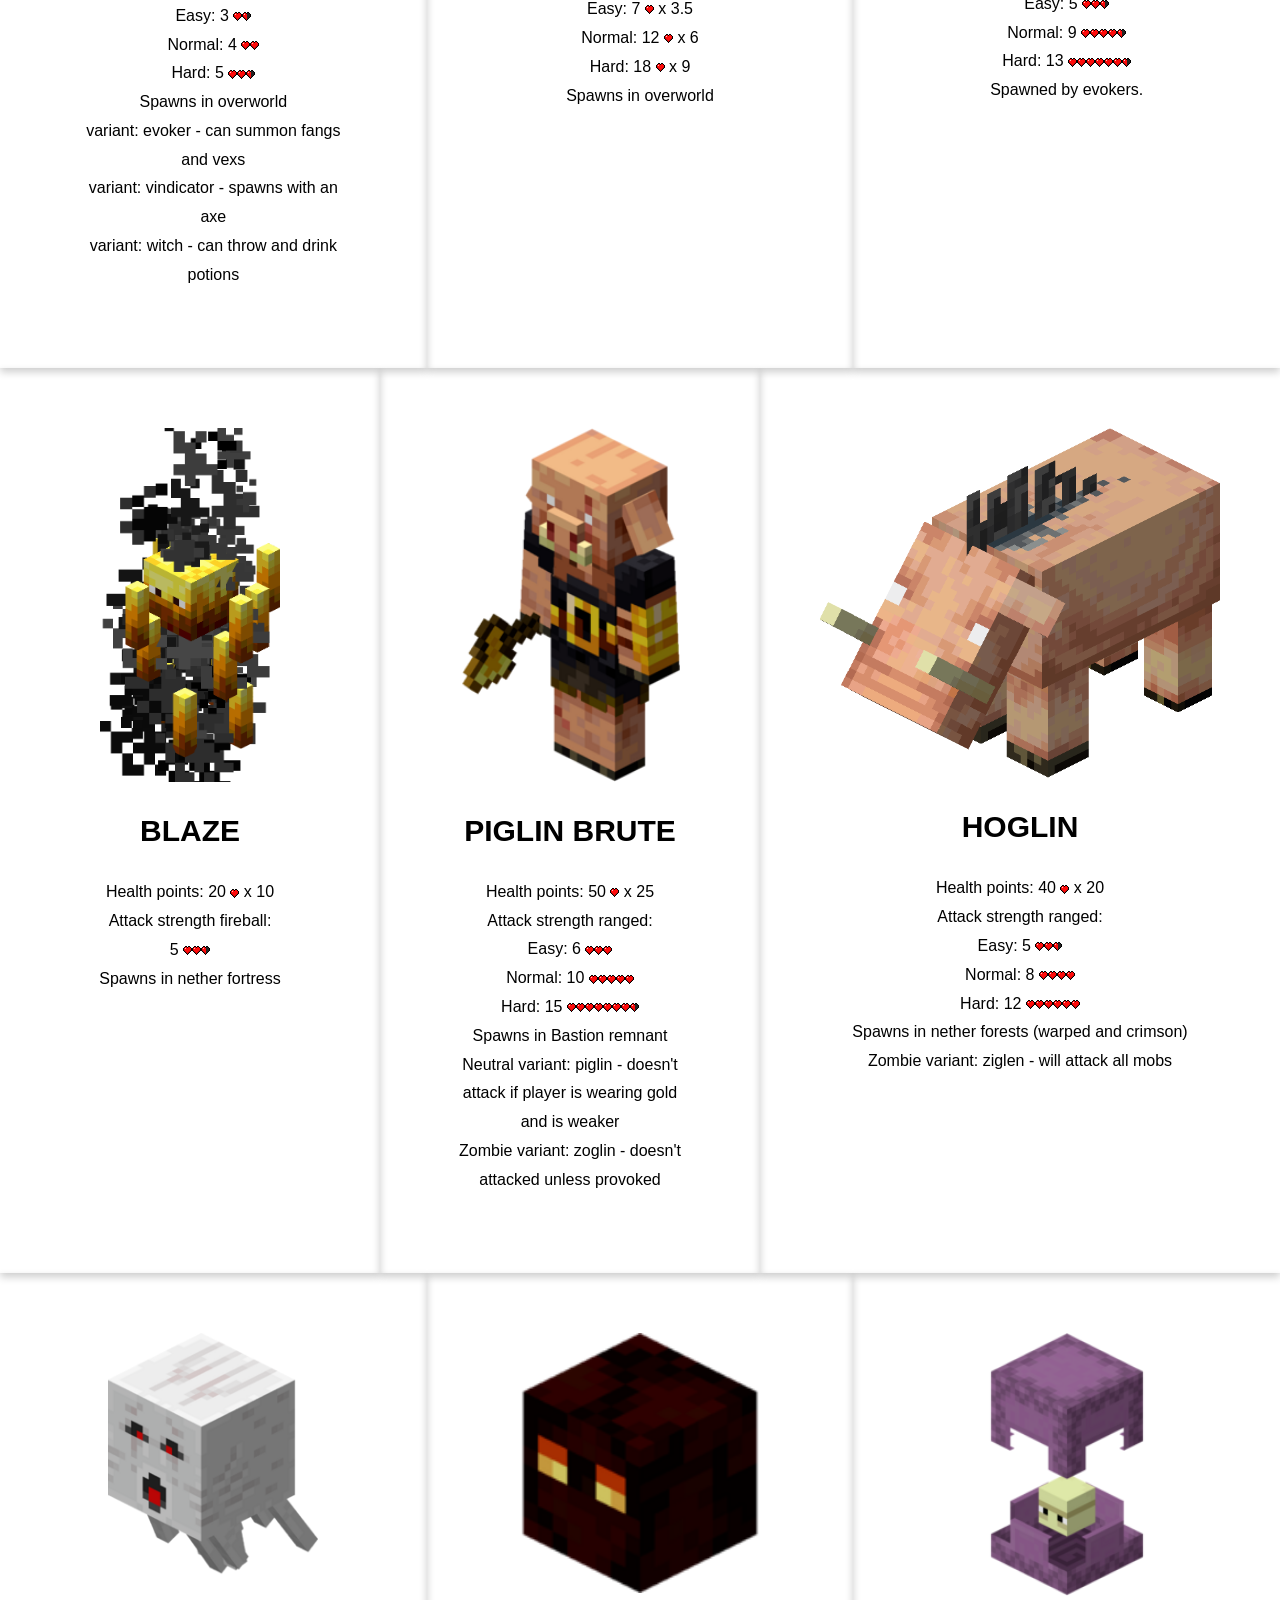
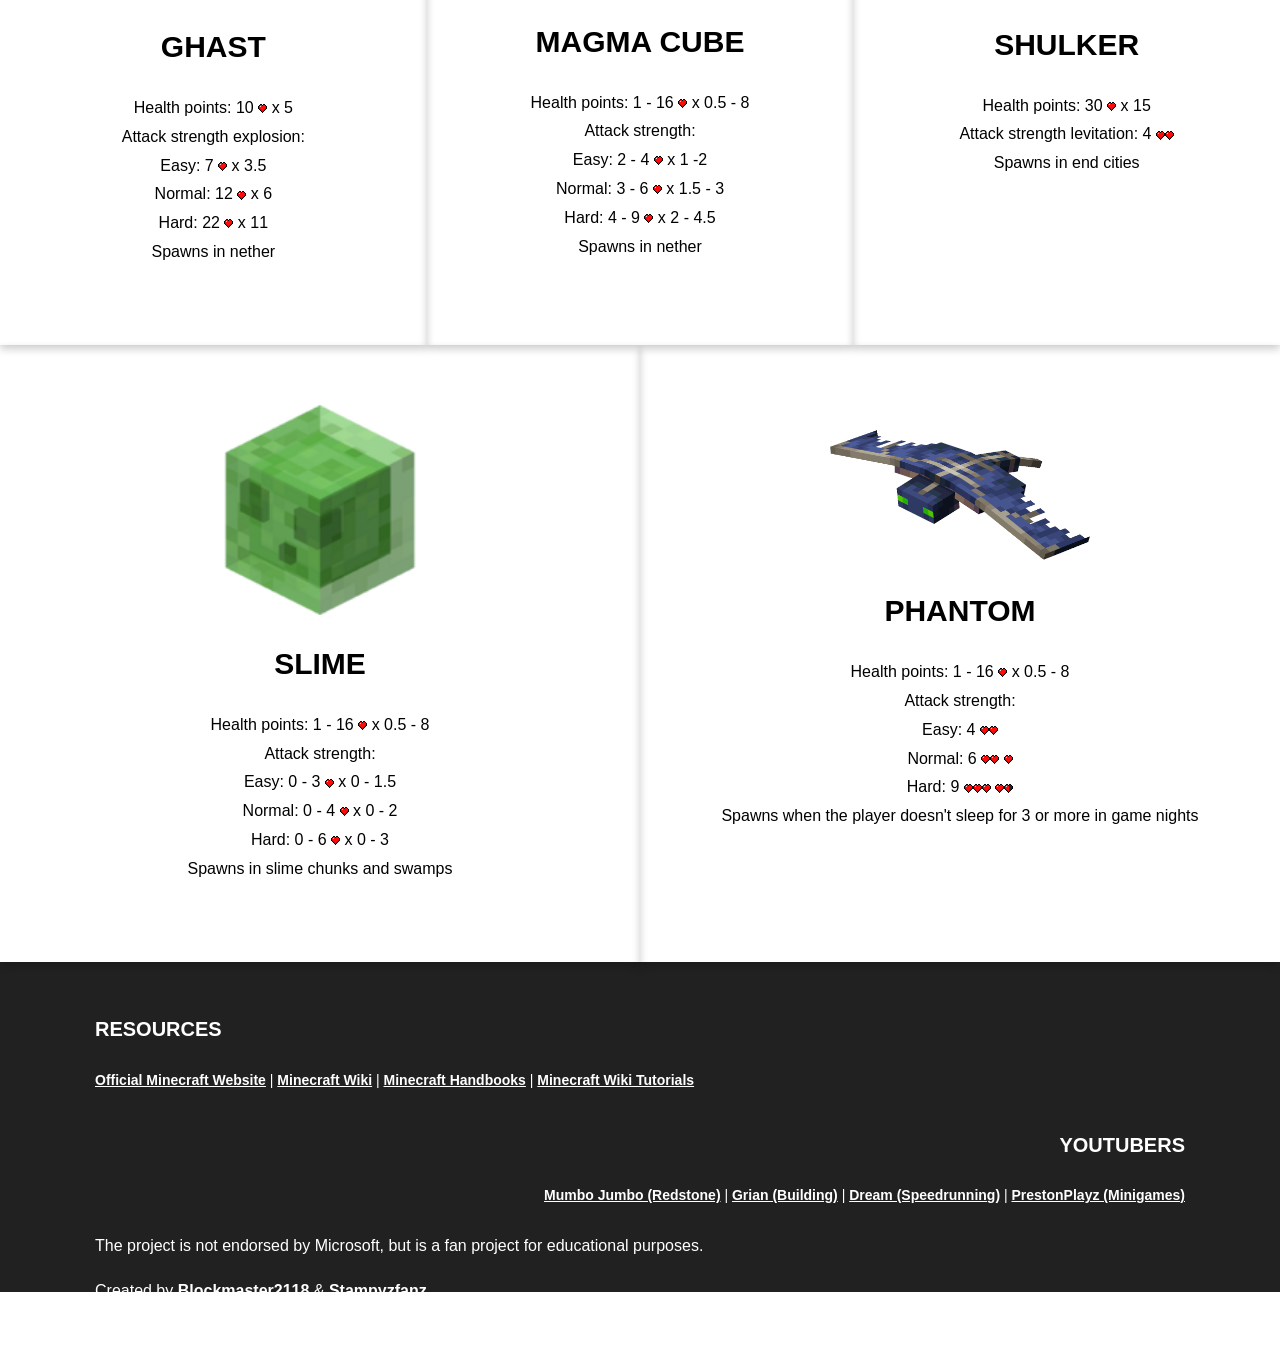
<file: Combat.html>
<!DOCTYPE html>
<html lang="en">
<head>
  <!-- Google Tag Manager -->
  <script>(function(w,d,s,l,i){w[l]=w[l]||[];w[l].push({'gtm.start':
  new Date().getTime(),event:'gtm.js'});var f=d.getElementsByTagName(s)[0],
  j=d.createElement(s),dl=l!='dataLayer'?'&l='+l:'';j.async=true;j.src=
  'https://www.googletagmanager.com/gtm.js?id='+i+dl;f.parentNode.insertBefore(j,f);
  })(window,document,'script','dataLayer','GTM-TDKDZ7F');</script>
  <!-- End Google Tag Manager -->
  <title>Minecraft Combat Guide</title>
  <meta charset="UTF-8">
  <link rel="stylesheet" href="main.css">
  <link rel="icon" href="images/Minecraft_logo.png" >
</head>
<body>
  <!-- Google Tag Manager (noscript) -->
  <noscript><iframe src="https://www.googletagmanager.com/ns.html?id=GTM-TDKDZ7F"
  height="0" width="0" style="display:none;visibility:hidden"></iframe></noscript>
  <!-- End Google Tag Manager (noscript) -->
  <header class="topnav header" id="Header">
    <a href="index.html" id="icon"><img src="images/Minecraft_logo.png" class="logo" alt="homepage logo"></a>
    <a class="link" href="index.html">Home</a>
    <a href="Building.html" class="link">Building</a>
    <a href="Crafting.html" class="link">Crafting</a>
    <a href="#" class="link active">Combat</a>
    <a href="Commands.html" class="link">Commands</a>
    <a href="Redstone.html" class="link">Redstone</a>
    <a href="Credits.html" class="link" id="no-line">Credits</a>
  </header> 
  <div class="contents">
    <div class="banner-container banner-image-4">
      <div class="banner-text">
        <h1>Combat</h1>
        <p class="whitetext">If you want to play Minecraft with monsters, you will need to know how to battle the mobs. If you don't know how, then you will most likely be killed by the zombies. Even if you don't want to play with monsters, there are always players that try to PvP (player vs player, where 2 or more people fight) with you to attempt to steal your precious items. Additionally, late game loot such as sulkers, ender chests, and elytra that allow you to fly are only obtainable by defeating the main boss and battling a lot of monsters along the way.</p>
      </div>
    </div>
    <div class="white-box flex-container below">
      <div class="left center">
        <img src="images/pvp.png" style="max-width: 110%;" alt="equipment">
      </div>
      <div class="right">
        <h2>Equipment</h2>
        <p> Swords are the best close-range weapon on this version of Minecraft and are the main weapon of choice for most players. However, there are also other combat related items. For example, you can use a shield to block damage done to you by sneaking (by pressing shift), and attack by pressing left click on the mob or player. There are different tiers of weapons going from wood to netherite, but netherite is the best (go <a href="index.html">here</a> for more information). TNT can be used to make blast damage, although it is made by gunpowder, which is rare, and risky as the opponent could use it against you or evade the attack completely. You light TNT using flint and steel, which is shown on the picture on the left. This flint and steel can also be used to set fire to the environment or enemies. Enchanted books can enchant your gear to provide magical enchantments to your player such as protection or even fire aspect, which lights the opponent on fire!</p>
      </div>
    </div>
    <div class="green-box flex-container">
      <div class="left">
        <h2 class="whitetext">Fighting</h2>
          <p class="whitetext">Most mobs you can fight by spam clicking (clicking very fast) to make sure they can't come close enough to attack you in close range. Small tip: You can jump and attack while you are falling to land a critical hit and do more damage. However, various mobs like skeletons and blazes can attack you from a range, so the best way to attack is to run at them then running away from them, or in some cases using techniques such as building walls for cover. In the case of creepers, the best thing to do is run away from them and if they start to explode make sure you aren't close! The Ender Dragon, Wither, and the 3 Elder Guardians are all bosses which are very hard to fight and beyond the scope of the tutorial, although you can click on them for links to tutorials to rob them from their thrones. </p>
        </div>
        <div class="right flex-container green-box center">
        <img src="images/skeleton.png" style="max-width: 110%; margin: auto; display: block;" alt="skeleon">
        <img src="images/Zombie.png" style="max-width: 110%; margin: auto; display: block;" alt="zombie">
        <img src="images/Creeper.png" style="max-width: 110%; margin: auto; display: block; margin-left: 70px !important;" alt="creeper">
        </div>
    </div>
    <div class="white-box flex-container">
      <div class="left">
        <img src="images/Wither1.png" style="width: 100%;" alt="wither">
      </div>
      <div class="right">
        <h2>Wither</h2>
        <p> The Wither. The mere mention of it summons shivers down the spine of the most advanced Minecraft players. It's summoned by placing 4 soul sand blocks (which are made to look like screaming souls eternally trapped in block form) and 3 wither skeleton heads that requires hours of grinding, killing the tall wither skeletons that afflict you with harmful debuffing wither effects. It has 300 health points, vastly outnumbered your measly 40. Should you choose to fight it, <a href="https://minecraft.fandom.com/wiki/Enchanting">enchanting</a> your sword with <a href="https://minecraft.fandom.com/wiki/Smite">smite V</a> will be extremely effective. Make sure to summon it away from your base, as it throws explosive, destructive fireballs of heads. Be wary of these as the explosions from the main head can even destroy obsidian. </p>
      </div>
    </div>
    <div class="green-box flex-container">
      <div class="left">
        <h2 class="whitetext">Ender dragon</h2>
        <p class="whitetext">The ancient Ender Dragon rules over the end dimension and its inhabitants, the enderman, that attack when provoked by looking at them. The end is a faraway world consisting of floating islands and portals generously scattered throughout the main island. It hides the power of flight, teleportation, various purple blocks and overpowered loot protected by the almighty Dragon. She reigns supreme with 8 tall pillars of obsidian that house magical crystals which restore her health and explode when hit in the right spot. Only when you have destroyed them, do you have a reasonable chance to slay the dragon. While juggling not looking at enderman and trying to shoot the tower with a bow, the dragon shoots fireballs which explode in a gas similar to the chlorine gas of this world, killing the most armoured player in seconds. If you choose to fight the End's queen, may luck be with you. You'll need it.</p>
      </div>
      <div class="right">
        <img src="images/Dragon1.png" style="width: 100%;" alt="ender dragon">
      </div>
    </div>
    <div class="grey-box flex-container">
      <div class="left">
        <img src="images/elder guardian.png" style="width: 100%;" alt="elder guardian">
      </div>
      <div class="right">
        <h2 class="whitetext">Elder guardian</h2>
        <p class="whitetext">Then there is the dreaded Elder Guardian. It roams its underwater ocean monument lurking in the depths of the ocean surrounded by a labyrinth of corridors trapping unsuspecting players underwater, drowning, unable to escape. In Minecraft, the player has lots of freedom so normally they could cheat and break through the walls, breaking the tone, vibe, and difficulty fighting the gods of the ocean. However, Elder Guardians have a hidden superpower. Periodically, they scan for players in their lair and inflict any they find with <a href=" https://minecraft.fandom.com/wiki/Mining_Fatigue" class="whitetext">mining fatigue III</a>, effectively causing the time it takes to break a block by over 370 times! This could cause the time required to break one prismarine block to go from 300ms with a diamond pickaxe to 111 seconds, even before factoring in underwater breaking speed! And that's for every. Single. Block.  This is how the 3 Elder Guardians protect their precious sponge and gold collection, by effectively forcing the player to kill them first before they could mine blocks.  </p>
      </div>
    </div>
    <div>
      <br>
      <br>
      <h2 class="center">Mobs</h2>
      <div class="flex-container">
        <div class="card">
        <img src="images/Zombie.png" style="width:200px" alt="zombie">
         <div class="container">
            <h3><b>Zombie</b></h3> 
            <p>
              Health points: 20 <span><img src="images/Heart_icon.png" alt="heart"></span> &#120; 10
              <br>
              Armor points: 2 
              <br>
              Attack strength:  <span><img src="images/Armor_icon.png" alt="armor"></span>	
              <br>
              Easy: 2.5 - <span><img src="images/Heart_icon.png" alt="heart"></span> &#120; 1.25
              <br>
              Normal: 3 - <span><img src="images/Heart_icon.png" alt="heart"></span><span><img src="images/Heart_icon.png" alt="heart"></span>
              <br>
              Hard: 4.5 - <span><img src="images/Heart_icon.png" alt="heart"></span> &#120; 2.25
              <br>
              Spawns in overworld
              <br>
              Desert variant: husk - doesn't burn in sunlight and inflicts hunger
              <br>
              Village variant: zombie villager - spawns when a villager is killed by a zombie
              <br>
              Ocean variant: drowned - can swim and can spawn with a trident
            </p> 
          </div>
        </div>
        <div class="card">
          <img src="images/skeleton.png" alt="skeleton" style="width:210px">
           <div class="container">
              <h3><b>skeleton</b></h3> 
              <p>Health points: 20 <span><img src="images/Heart_icon.png" alt="heart"></span> &#120; 10
                <br>
                Attack strength ranged:
                <br>
                Easy: 1 <span><img src="images/Heart_icon.png" alt="heart"></span> - 4 <span><img src="images/Heart_icon.png" alt="heart"></span><span><img src="images/Heart_icon.png" alt="heart"></span>, depending on proximity
                <br>
                Normal: 1 <span><img src="images/Heart_icon.png" alt="heart"></span> - 4 <span><img src="images/Heart_icon.png" alt="heart"></span><span><img src="images/Heart_icon.png" alt="heart"></span>, depending on proximity
                <br>
                Hard: 1 <span><img src="images/Heart_icon.png" alt="heart"></span> - 5 <span><img src="images/Heart_icon.png" alt="heart"></span><span><img src="images/Heart_icon.png" alt="heart"></span><span><img src="images/Half_Heart_icon.png" alt="half heart"></span>, depending on proximity
                <br>
                Spawns in overworld
                <br>
                Tundra variant: stray - inflicts slowness
                <br>
                Jockey variant: spider jockey - can spawn riding a spider 
                <br>
                Nether variant: wither skeleton - is 3 blocks tall, uses a stone sword and inflicts wither effect
              </p>  
            </div>
          </div>
          <div class="card">
            <img src="images/Creeper.png" alt="creeper" style="width:170px">
             <div class="container">
                <h3><b>Creeper</b></h3> 
                <p>Health points: 20 <span><img src="images/Heart_icon.png" alt="heart"></span> &#120; 10
                  <br>
                  Attack strength	varies by proximity and difficulty. Maximum damage:
                  <br>
                  Easy: 22.5 <span><img src="images/Heart_icon.png" alt="heart"></span> &#120; 11.25
                  <br>
                  Normal: 43 <span><img src="images/Heart_icon.png" alt="heart"></span> &#120; 21.5
                  <br>
                  Hard: 64.5 <span><img src="images/Heart_icon.png" alt="heart"></span> &#120; 32.25
                  <br>
                  Spawns in overworld
                  <br>
                  Thunder storm variant: charged - bigger explosion and more damage
                </p>  
              </div>
            </div>
      </div>
      <div class="flex-container">
        <div class="card">
        <img src="images/Guardian.png" alt="guardian" style="width:210px">
         <div class="container">
            <h3><b>Guardian</b></h3> 
            <p>
              Health points: 30 <span><img src="images/Heart_icon.png" alt="heart"></span> &#120; 15
              <br>
              Attack strength laser: 	
              <br>
              Easy: 4 <span><img src="images/Heart_icon.png" alt="heart"></span><span><img src="images/Heart_icon.png" alt="heart"></span>
              <br>
              Normal: 6 <span><img src="images/Heart_icon.png" alt="heart"></span><span><img src="images/Heart_icon.png" alt="heart"></span><span><img src="images/Heart_icon.png" alt="heart"></span>
              <br>
              Hard: 9 <span><img src="images/Heart_icon.png" alt="heart"></span><span><img src="images/Heart_icon.png" alt="heart"></span><span><img src="images/Heart_icon.png" alt="heart"></span><span><img src="images/Heart_icon.png" alt="heart"></span><span><img src="images/Half_Heart_icon.png" alt="half heart"></span>
              <br>
              Spawns in ocean monuments
            </p> 
          </div>
        </div>
        <div class="card">
          <img src="images/Silverfish.png" alt="silverfish" style="width:200px">
           <div class="container">
              <h3><b>Silverfish</b></h3> 
              <p>Health points: 8 <span><img src="images/Heart_icon.png" alt="heart"></span> &#120; 4
                <br>
                Attack strength ranged:
                <br>
                Easy: 1 <span><img src="images/Half_Heart_icon.png" alt="half heart"></span>
                <br>
                Normal: 1 <span><img src="images/Half_Heart_icon.png" alt="half heart"></span>
                <br>
                Hard: 1.5 <span><img src="images/Heart_icon.png" alt="heart"></span> x 0.75
                <br>
                Spawns in strongholds
              </p>  
            </div>
          </div>
          <div class="card">
            <img src="images/Endermite.png" alt="endermite" style="width:170px">
             <div class="container">
                <h3><b>Endermite</b></h3> 
                <p>Health points: 8 <span><img src="images/Heart_icon.png" alt="heart"></span> &#120; 4
                  <br>
                  Attack strength ranged:
                  <br>
                  Easy: 2 <span><img src="images/Heart_icon.png" alt="heart"></span>
                  <br>
                  Normal: 2 <span><img src="images/Heart_icon.png" alt="heart"></span>
                  <br>
                  Hard: 3 <span><img src="images/Heart_icon.png" alt="heart"></span><span><img src="images/Half_Heart_icon.png" alt="half heart"></span>
                  <br>
                  Have a chance to spawn when an enderpearl lands or when an enderman teleports.
                </p>  
              </div>
            </div>
      </div>
      <div class="flex-container">
        <div class="card">
        <img src="images/Pillager.png" alt="pillager" style="width:210px">
         <div class="container">
            <h3><b>Pillager</b></h3> 
            <p>
              Health points: 24 <span><img src="images/Heart_icon.png" alt="heart"></span> &#120; 12
              <br>
              Attack strength: 	
              <br>
              Easy: 3 <span><img src="images/Heart_icon.png" alt="heart"></span><span><img src="images/Half_Heart_icon.png" alt="half heart"></span>
              <br>
              Normal: 4 <span><img src="images/Heart_icon.png" alt="heart"></span><span><img src="images/Heart_icon.png" alt="heart"></span>
              <br>
              Hard: 5 <span><img src="images/Heart_icon.png" alt="heart"></span><span><img src="images/Heart_icon.png" alt="heart"></span><span><img src="images/Half_Heart_icon.png" alt="half heart"></span>
              <br>
              Spawns in overworld
              <br>
              variant: evoker - can summon fangs and vexs
              <br>
              variant: vindicator - spawns with an axe
              <br>
              variant: witch - can throw and drink potions
            </p> 
          </div>
        </div>
        <div class="card">
          <img src="images/Ravager.png" alt="ravager" style="width:290px">
           <div class="container">
              <h3><b>Ravager</b></h3> 
              <p>Health points: 100 <span><img src="images/Heart_icon.png" alt="heart"></span> &#120; 50
                <br>
                Attack strength:
                <br>
                Easy: 7 <span><img src="images/Heart_icon.png" alt="heart"></span> x 3.5
                <br>
                Normal: 12 <span><img src="images/Heart_icon.png" alt="heart"></span> x 6
                <br>
                Hard: 18 <span><img src="images/Heart_icon.png" alt="heart"></span> x 9
                <br>
                Spawns in overworld
              </p>  
            </div>
          </div>
          <div class="card">
            <img src="images/Ve.png" alt="vex" style="width:270px">
             <div class="container">
                <h3><b>Vex</b></h3> 
                <p>Health points: 14 <span><img src="images/Heart_icon.png" alt="heart"></span> &#120; 7
                  <br>
                  Attack strength ranged:
                  <br>
                  Easy: 5 <span><img src="images/Heart_icon.png" alt="heart"></span><span><img src="images/Heart_icon.png" alt="heart"></span><span><img src="images/Half_Heart_icon.png" alt="half heart"></span>
                  <br>
                  Normal: 9 <span><img src="images/Heart_icon.png" alt="heart"></span><span><img src="images/Heart_icon.png" alt="heart"></span><span><img src="images/Heart_icon.png" alt="heart"></span><span><img src="images/Heart_icon.png" alt="heart"></span><span><img src="images/Half_Heart_icon.png" alt="half heart"></span>
                  <br>
                  Hard: 13 <span><img src="images/Heart_icon.png" alt="heart"></span><span><img src="images/Heart_icon.png" alt="heart"></span><span><img src="images/Heart_icon.png" alt="heart"></span><span><img src="images/Heart_icon.png" alt="heart"></span><span><img src="images/Heart_icon.png" alt="heart"></span><span><img src="images/Heart_icon.png" alt="heart"></span><span><img src="images/Half_Heart_icon.png" alt="half heart"></span>
                  <br>
                  Spawned by evokers.
                </p>  
              </div>
            </div>
      </div>
      <div class="flex-container">
        <div class="card">
        <img src="images/Blaze.png" alt="blaze" style="width:180px">
         <div class="container">
            <h3><b>Blaze</b></h3> 
            <p>
              Health points: 20 <span><img src="images/Heart_icon.png" alt="heart"></span> &#120; 10
              <br>
              Attack strength fireball: 	
              <br>
              5 <span><img src="images/Heart_icon.png" alt="heart"></span><span><img src="images/Heart_icon.png" alt="heart"></span><span><img src="images/Half_Heart_icon.png" alt="half heart"></span>
              <br>
              Spawns in nether fortress
            </p> 
          </div>
        </div>
        <div class="card">
          <img src="images/Piglin.png" alt="piglin" style="width:220px">
           <div class="container">
              <h3><b>Piglin Brute</b></h3> 
              <p>Health points: 50 <span><img src="images/Heart_icon.png" alt="heart"></span> &#120; 25
                <br>
                Attack strength ranged:
                <br>
                Easy: 6 <span><img src="images/Heart_icon.png" alt="heart"></span><span><img src="images/Heart_icon.png" alt="heart"></span><span><img src="images/Heart_icon.png" alt="heart"></span>
                <br>
                Normal: 10 <span><img src="images/Heart_icon.png" alt="heart"></span><span><img src="images/Heart_icon.png" alt="heart"></span><span><img src="images/Heart_icon.png" alt="heart"></span><span><img src="images/Heart_icon.png" alt="heart"></span><span><img src="images/Heart_icon.png" alt="heart"></span>
                <br>
                Hard: 15 <span><img src="images/Heart_icon.png" alt="heart"></span><span><img src="images/Heart_icon.png" alt="heart"></span><span><img src="images/Heart_icon.png" alt="heart"></span><span><img src="images/Heart_icon.png" alt="heart"></span><span><img src="images/Heart_icon.png" alt="heart"></span><span><img src="images/Heart_icon.png" alt="heart"></span><span><img src="images/Heart_icon.png" alt="heart"></span><span><img src="images/Half_Heart_icon.png" alt="half heart"></span>
                <br>
                Spawns in Bastion remnant
                <br>
                Neutral variant: piglin - doesn't attack if player is wearing gold and is weaker
                <br>
                Zombie variant: zoglin - doesn't attacked unless provoked
              </p>  
            </div>
          </div>
          <div class="card">
            <img src="images/Hoglin.png" alt="hoglin" style="width:400px">
             <div class="container">
                <h3><b>Hoglin</b></h3> 
                <p>Health points: 40 <span><img src="images/Heart_icon.png" alt="heart"></span> &#120; 20
                  <br>
                  Attack strength ranged:
                  <br>
                  Easy: 5 <span><img src="images/Heart_icon.png" alt="heart"></span><span><img src="images/Heart_icon.png" alt="heart"></span><span><img src="images/Half_Heart_icon.png" alt="half heart"></span>
                  <br>
                  Normal: 8 <span><img src="images/Heart_icon.png" alt="heart"></span><span><img src="images/Heart_icon.png" alt="heart"></span><span><img src="images/Heart_icon.png" alt="heart"></span><span><img src="images/Heart_icon.png" alt="heart"></span>
                  <br>
                  Hard: 12 <span><img src="images/Heart_icon.png" alt="heart"></span><span><img src="images/Heart_icon.png" alt="heart"></span><span><img src="images/Heart_icon.png" alt="heart"></span><span><img src="images/Heart_icon.png" alt="heart"></span><span><img src="images/Heart_icon.png" alt="heart"></span><span><img src="images/Heart_icon.png" alt="heart"></span>
                  <br>
                  Spawns in nether forests (warped and crimson)
                  <br>
                  Zombie variant: ziglen - will attack all mobs
                </p>  
              </div>
            </div>
      </div>
      <div class="flex-container">
        <div class="card">
        <img src="images/Ghast.png" alt="ghast" style="width:210px">
         <div class="container">
            <h3><b>Ghast</b></h3> 
            <p>
              Health points: 10 <span><img src="images/Heart_icon.png" alt="heart"></span> &#120; 5
              <br>
              Attack strength explosion: 	
              <br>
              Easy: 7 <span><img src="images/Heart_icon.png" alt="heart"></span> x 3.5
              <br>
              Normal: 12 <span><img src="images/Heart_icon.png" alt="heart"></span> x 6
              <br>
              Hard: 22 <span><img src="images/Heart_icon.png" alt="heart"></span> x 11
              <br>
              Spawns in nether
            </p> 
          </div>
        </div>
        <div class="card">
          <img src="images/Magma_Cube.png" alt="magma cube" style="width:260px">
           <div class="container">
              <h3><b>Magma Cube</b></h3> 
              <p>Health points: 1 - 16 <span><img src="images/Heart_icon.png" alt="heart"></span> &#120; 0.5 - 8
                <br>
                Attack strength:
                <br>
                Easy: 2 - 4 <span><img src="images/Heart_icon.png" alt="heart"></span> x 1 -2
                <br>
                Normal: 3 - 6 <span><img src="images/Heart_icon.png" alt="heart"></span> x 1.5 - 3
                <br>
                Hard: 4 - 9 <span><img src="images/Heart_icon.png" alt="heart"></span> x 2 - 4.5
                <br>
                Spawns in nether
              </p>  
            </div>
          </div>
          <div class="card">
            <img src="images/Shulker.png" alt="shulker" style="width:170px">
             <div class="container">
                <h3><b>Shulker</b></h3> 
                <p>Health points: 30 <span><img src="images/Heart_icon.png" alt="heart"></span> &#120; 15
                  <br>
                  Attack strength levitation:
                   4 <span><img src="images/Heart_icon.png" alt="heart"></span><span><img src="images/Heart_icon.png" alt="heart"></span>
                  <br>
                  Spawns in end cities
                </p>  
              </div>
            </div>
      </div>
      <div class="flex-container">
        <div class="card">
        <img src="images/Slime.png" alt="slime" style="width:210px">
         <div class="container">
            <h3><b>Slime</b></h3> 
            <p>
              Health points: 1 - 16 <span><img src="images/Heart_icon.png" alt="heart"></span> &#120; 0.5 - 8
              <br>
              Attack strength: 	
              <br>
              Easy: 0 - 3 <span><img src="images/Heart_icon.png" alt="heart"></span> x 0 - 1.5
              <br>
              Normal: 0 - 4 <span><img src="images/Heart_icon.png" alt="heart"></span> x 0 - 2
              <br>
              Hard: 0 - 6 <span><img src="images/Heart_icon.png" alt="heart"></span> x 0 - 3
              <br>
              Spawns in slime chunks and swamps
            </p> 
          </div>
        </div>
        <div class="card">
          <img src="images/Phantom.png" alt="phantom" style="width:260px">
           <div class="container">
              <h3><b>Phantom</b></h3> 
              <p>Health points: 1 - 16 <span><img src="images/Heart_icon.png" alt="heart"></span> &#120; 0.5 - 8
                <br>
                Attack strength:
                <br>
                Easy: 4 <span><img src="images/Heart_icon.png" alt="heart"></span><span><img src="images/Heart_icon.png" alt="heart"></span> 
                <br>
                Normal: 6 <span><img src="images/Heart_icon.png" alt="heart"></span><span><img src="images/Heart_icon.png" alt="heart"></span> <span><img src="images/Heart_icon.png" alt="heart"></span> 
                <br>
                Hard: 9 <span><img src="images/Heart_icon.png" alt="heart"></span><span><img src="images/Heart_icon.png" alt="heart"></span><span><img src="images/Heart_icon.png" alt="heart"></span> <span><img src="images/Heart_icon.png" alt="heart"></span><span><img src="images/Half_Heart_icon.png" alt="half heart"></span>  
                <br>
                Spawns when the player doesn't sleep for 3 or more in game nights
              </p>  
            </div>
          </div>
      </div>
    </div>
  </div>
  <footer class="below" style="min-height:330px">
    <div style="background-color: #212121; float: left; padding-left: 65px;">
    <h4 class="whitetext">Resources</h4>
    <p class="whitetext footer-text"><a href="http://minecraft.net/" class="whitetext">Official Minecraft Website</a> | <a href="https://minecraft.fandom.com/wiki/Minecraft_Wiki" class="whitetext">Minecraft Wiki</a> | <a href="https://www.amazon.com.au/Minecraft-Complete-Handbook-Collection-Scholastic/dp/0545685192" class="whitetext">Minecraft Handbooks</a> | <a href="https://minecraft.fandom.com/wiki/Tutorials " class="whitetext">Minecraft Wiki Tutorials</a></p>
    </div>
    <div style="background-color: #212121; float: right; padding-bottom: 10px; padding-right: 65px; text-align: right;">
      <h4 class="whitetext">YouTubers</h4>
    <p class="whitetext footer-text"><a href="https://www.youtube.com/channel/UChFur_NwVSbUozOcF_F2kMg/" class="whitetext">Mumbo Jumbo (Redstone)</a> | <a href="https://www.youtube.com/user/Xelqua" class="whitetext">Grian (Building)</a> | <a href="https://www.youtube.com/channel/UCTkXRDQl0luXxVQrRQvWS6w" class="whitetext">Dream (Speedrunning)</a> | <a href="https://www.youtube.com/channel/UCJZam2u1G0syq3kyqrCXrNw" class="whitetext">PrestonPlayz (Minigames)</a></p>
    </div>
    <div class="below" style="padding-left: 65px;">
    <p class="whitetext">The project is not endorsed by Microsoft, but is a fan project for educational purposes.</p>
    <p class="whitetext">Created by <a href="https://github.com/Blockmaster2118" class="whitetext">Blockmaster2118</a> & <a href="https://github.com/stampyzfanz" class="whitetext">Stampyzfanz</a></p>
    <p class="whitetext">All rights reserved &copy; 2021</p>
    </div>  
    </footer>
  <script src="scripts.js"></script>
</body>
</html>
</file>
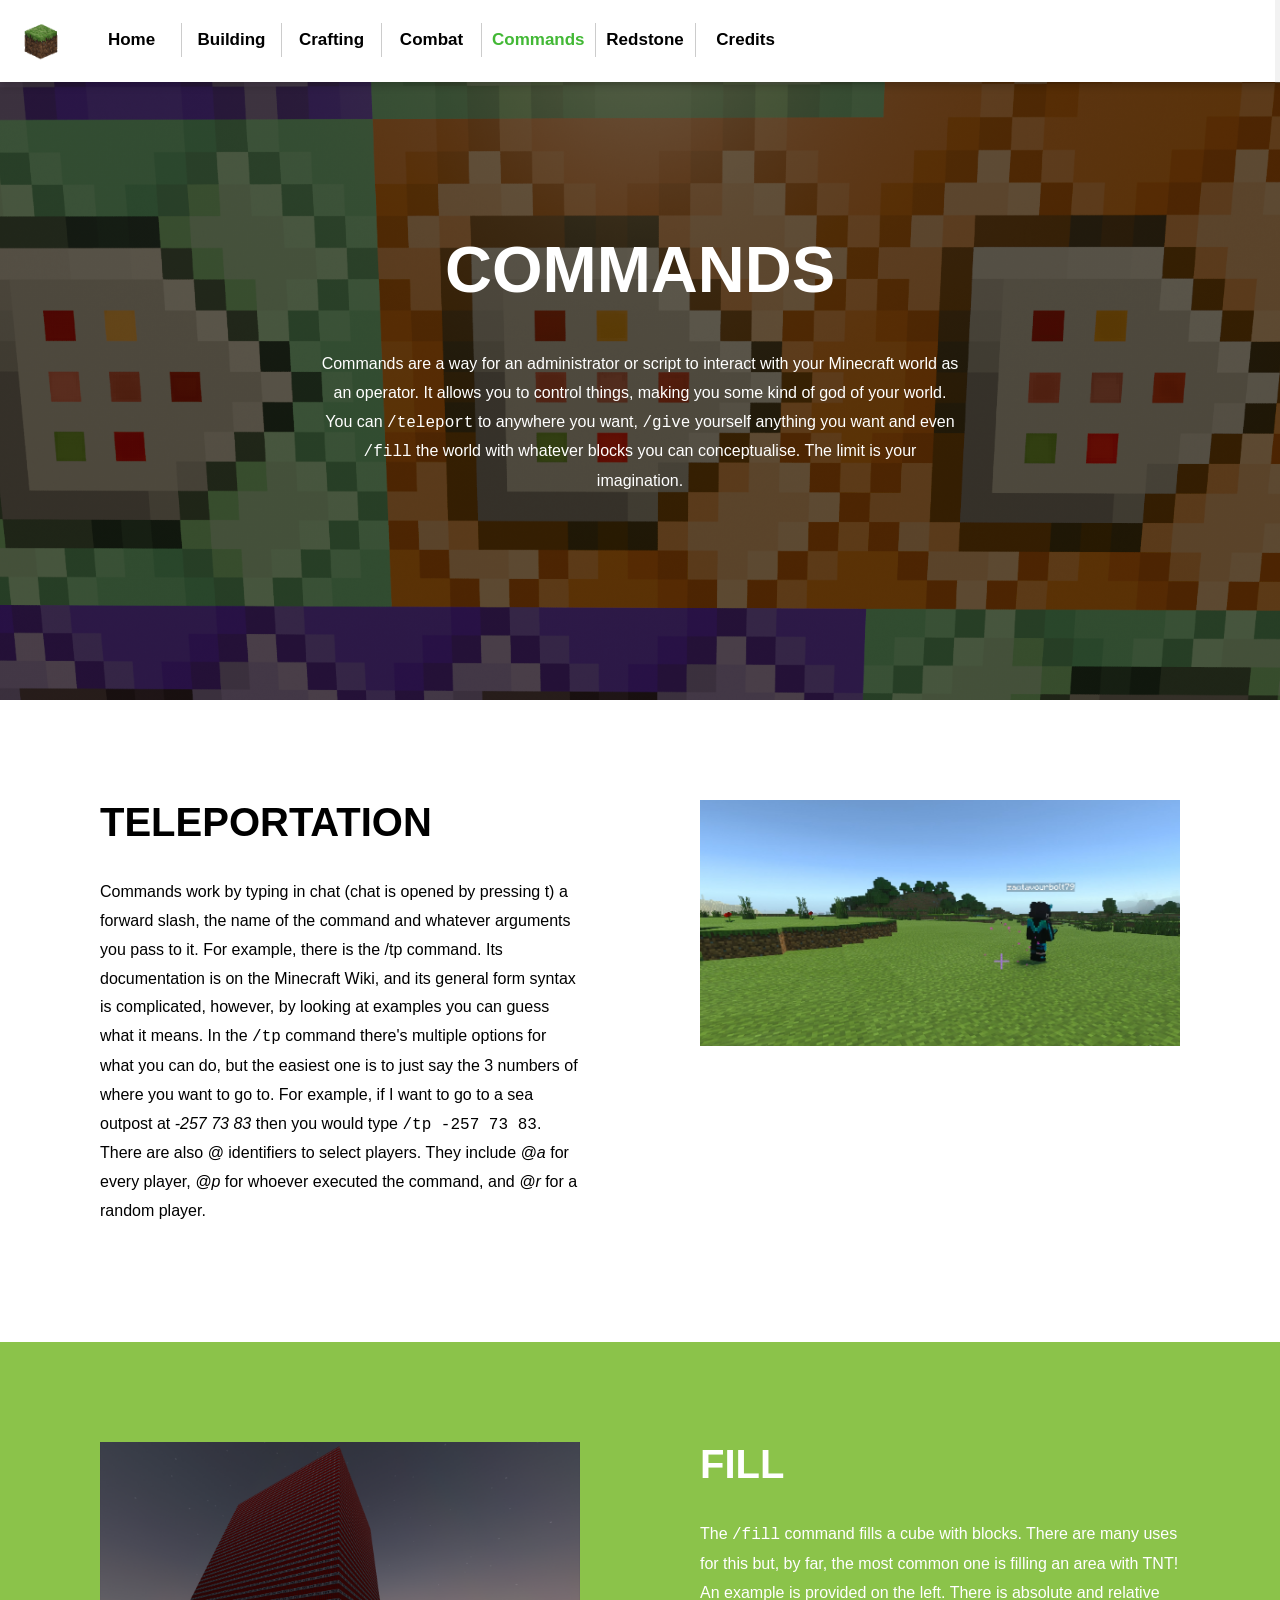
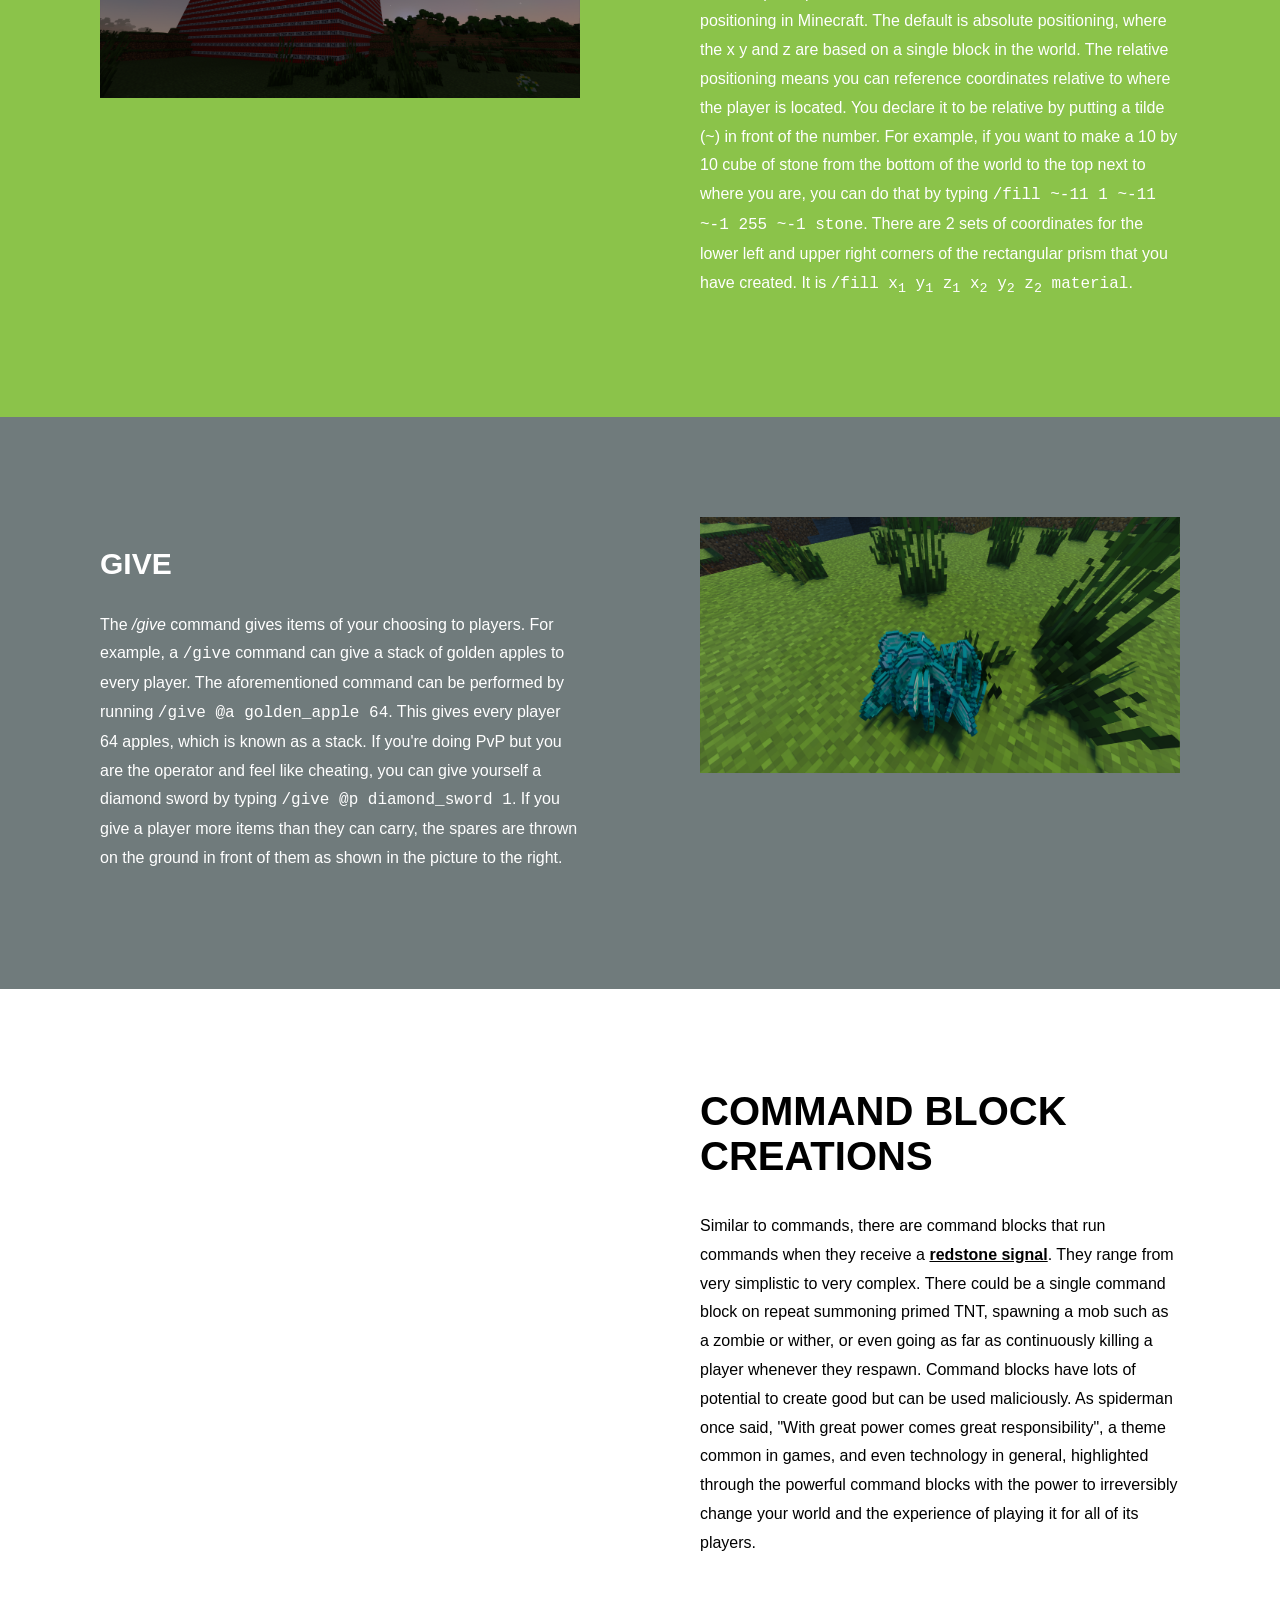
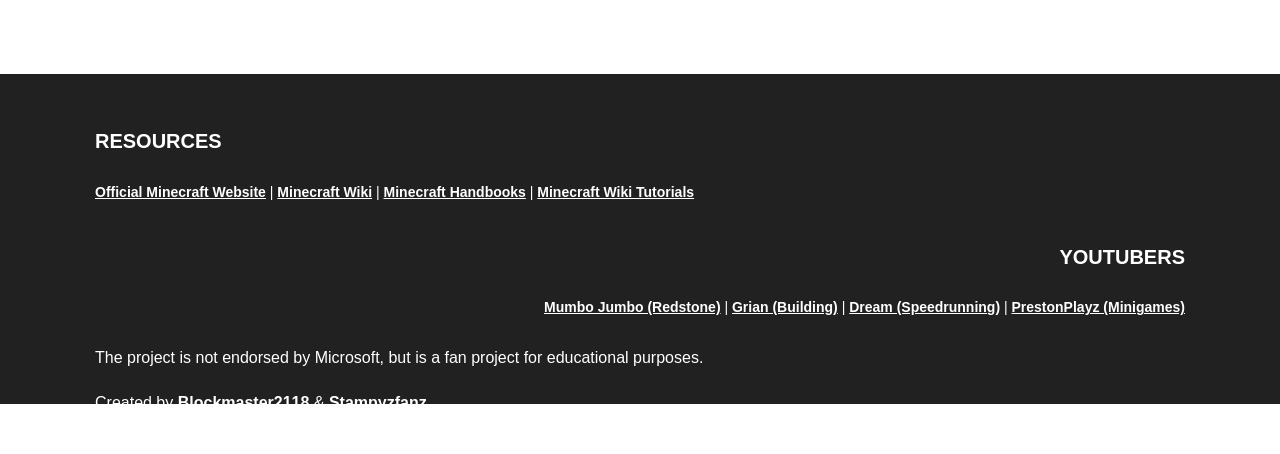
<file: Commands.html>
<!DOCTYPE html>
<html lang="en">
<head>
  <!-- Google Tag Manager -->
  <script>(function(w,d,s,l,i){w[l]=w[l]||[];w[l].push({'gtm.start':
  new Date().getTime(),event:'gtm.js'});var f=d.getElementsByTagName(s)[0],
  j=d.createElement(s),dl=l!='dataLayer'?'&l='+l:'';j.async=true;j.src=
  'https://www.googletagmanager.com/gtm.js?id='+i+dl;f.parentNode.insertBefore(j,f);
  })(window,document,'script','dataLayer','GTM-TDKDZ7F');</script>
  <!-- End Google Tag Manager -->
  <title>Minecraft Commands Guide</title>
  <meta charset="UTF-8">
  <link rel="stylesheet" href="main.css">
  <link rel="icon" href="images/Minecraft_logo.png" >
</head>
<body>
  <!-- Google Tag Manager (noscript) -->
  <noscript><iframe src="https://www.googletagmanager.com/ns.html?id=GTM-TDKDZ7F"
  height="0" width="0" style="display:none;visibility:hidden"></iframe></noscript>
  <!-- End Google Tag Manager (noscript) -->
  <header class="topnav header" id="Header">
    <a href="index.html" id="icon"><img src="images/Minecraft_logo.png" class="logo" alt="homepage logo"></a>
    <a class="link" href="index.html">Home</a>
    <a href="Building.html" class="link">Building</a>
    <a href="Crafting.html" class="link">Crafting</a>
    <a href="Combat.html" class="link">Combat</a>
    <a href="#" class="link active">Commands</a>
    <a href="Redstone.html" class="link">Redstone</a> 
    <a href="Credits.html" class="link" id="no-line">Credits</a>
  </header> 
  <div class="contents">
    <div class="banner-container banner-image-3">
      <div class="banner-text">
        <h1>Commands</h1>
        <p class="whitetext">
          Commands are a way for an administrator or script to interact with your Minecraft world as an operator. It allows you to control things, making you some kind of god of your world. You can <code>/teleport</code> to anywhere you want, <code>/give</code> yourself anything you want and even <code>/fill</code> the world with whatever blocks you can conceptualise. The limit is your imagination.
        </p>
      </div>
    </div>
    <div class="flex-container white-box">
      <div class="left">
        <h2>Teleportation</h2>
        <p>Commands work by typing in chat (chat is opened by pressing t) a forward slash, the name of the command and whatever arguments you pass to it. For example, there is the /tp command. Its documentation is on the Minecraft Wiki, and its general form syntax is complicated, however, by looking at examples you can guess what it means. In the <code>/tp</code> command there's multiple options for what you can do, but the easiest one is to just say the 3 numbers of where you want to go to. For example, if I want to go to a sea outpost at <i>-257 73 83</i> then you would type <code>/tp -257 73 83</code>. There are also <i>@</i> identifiers to select players. They include <i>@a</i> for every player, <i>@p</i> for whoever executed the command, and <i>@r</i> for a random player. </p>
      </div>
      <div class="right">
        <img src="images/Commands 2.png" style="width: 100%;" alt="example of teleportation">
      </div>
    </div>
    <div class="flex-container green-box">
      <div class="left">
        <img src="images/Commands 1.png" style="width: 100%;" alt="cube of tnt created using /fill">
      </div>
      <div class="right">
        <h2 class="whitetext">Fill</h2>
        <p class="whitetext"> The <code>/fill</code> command fills a cube with blocks. There are many uses for this but, by far, the most common one is filling an area with TNT! An example is provided on the left. There is absolute and relative positioning in Minecraft. The default is absolute positioning, where the x y and z are based on a single block in the world. The relative positioning means you can reference coordinates relative to where the player is located. You declare it to be relative by putting a tilde (~) in front of the number. For example, if you want to make a 10 by 10 cube of stone from the bottom of the world to the top next to where you are, you can do that by typing <code>/fill ~-11 1 ~-11 ~-1 255 ~-1 stone</code>. There are 2 sets of coordinates for the lower left and upper right corners of the rectangular prism that you have created. It is <code>/fill x<sub>1</sub> y<sub>1</sub> z<sub>1</sub> x<sub>2</sub> y<sub>2</sub> z<sub>2</sub> material</code>. </p>
      </div>
    </div>
    <div class="flex-container grey-box">
      <div class="left">
        <h3 class="whitetext">Give</h3>
        <p class="whitetext">The <i>/give</i> command gives items of your choosing to players. For example, a <code>/give</code> command can give a stack of golden apples to every player. The aforementioned command can be performed by running <code>/give @a golden_apple 64</code>. This gives every player 64 apples, which is known as a stack. If you're doing PvP but you are the operator and feel like cheating, you can give yourself a diamond sword by typing <code>/give @p diamond_sword 1</code>. If you give a player more items than they can carry, the spares are thrown on the ground in front of them as shown in the picture to the right. </p>
      </div>
      <div class="right">
        <img src="images/Commands 3.png" style="width: 100%;" alt="diamonds that overflowed a player's inventory given via /give">
      </div>
      </div>
      <div class="white-box flex-container">
    <div class="left">
      <div class="videoWrapper">
        <iframe src="https://www.youtube.com/embed/cPL38LbA0T8" title="YouTube video player" style="border: none;" allow="accelerometer; autoplay; clipboard-write; encrypted-media; gyroscope; picture-in-picture" allowfullscreen></iframe>
      </div>
    </div>
    <div class="right">
      <h2>Command block creations</h2>
      <p>Similar to commands, there are command blocks that run commands when they receive a <a href="./Redstone.html">redstone signal</a>. They range from very simplistic to very complex. There could be a single command block on repeat summoning primed TNT, spawning a mob such as a zombie or wither, or even going as far as continuously killing a player whenever they respawn. Command blocks have lots of potential to create good but can be used maliciously. As spiderman once said, "With great power comes great responsibility", a theme common in games, and even technology in general, highlighted through the powerful command blocks with the power to irreversibly change your world and the  experience of playing it for all of its players. </p>
    </div>
  </div>
    </div>
    <footer class="below" style="min-height:330px">
      <div style="background-color: #212121; float: left; padding-left: 65px;">
      <h4 class="whitetext">Resources</h4>
      <p class="whitetext footer-text"><a href="http://minecraft.net/" class="whitetext">Official Minecraft Website</a> | <a href="https://minecraft.fandom.com/wiki/Minecraft_Wiki" class="whitetext">Minecraft Wiki</a> | <a href="https://www.amazon.com.au/Minecraft-Complete-Handbook-Collection-Scholastic/dp/0545685192" class="whitetext">Minecraft Handbooks</a> | <a href="https://minecraft.fandom.com/wiki/Tutorials " class="whitetext">Minecraft Wiki Tutorials</a></p>
      </div>
      <div style="background-color: #212121; float: right; padding-bottom: 10px; padding-right: 65px; text-align: right;">
        <h4 class="whitetext">YouTubers</h4>
      <p class="whitetext footer-text"><a href="https://www.youtube.com/channel/UChFur_NwVSbUozOcF_F2kMg/" class="whitetext">Mumbo Jumbo (Redstone)</a> | <a href="https://www.youtube.com/user/Xelqua" class="whitetext">Grian (Building)</a> | <a href="https://www.youtube.com/channel/UCTkXRDQl0luXxVQrRQvWS6w" class="whitetext">Dream (Speedrunning)</a> | <a href="https://www.youtube.com/channel/UCJZam2u1G0syq3kyqrCXrNw" class="whitetext">PrestonPlayz (Minigames)</a></p>
      </div>
      <div class="below" style="padding-left: 65px;">
      <p class="whitetext">The project is not endorsed by Microsoft, but is a fan project for educational purposes.</p>
      <p class="whitetext">Created by <a href="https://github.com/Blockmaster2118" class="whitetext">Blockmaster2118</a> & <a href="https://github.com/stampyzfanz" class="whitetext">Stampyzfanz</a></p>
      <p class="whitetext">All rights reserved &copy; 2021</p>
      </div>
      </footer>
  <script src="scripts.js"></script>
</body>
</html>
</file>
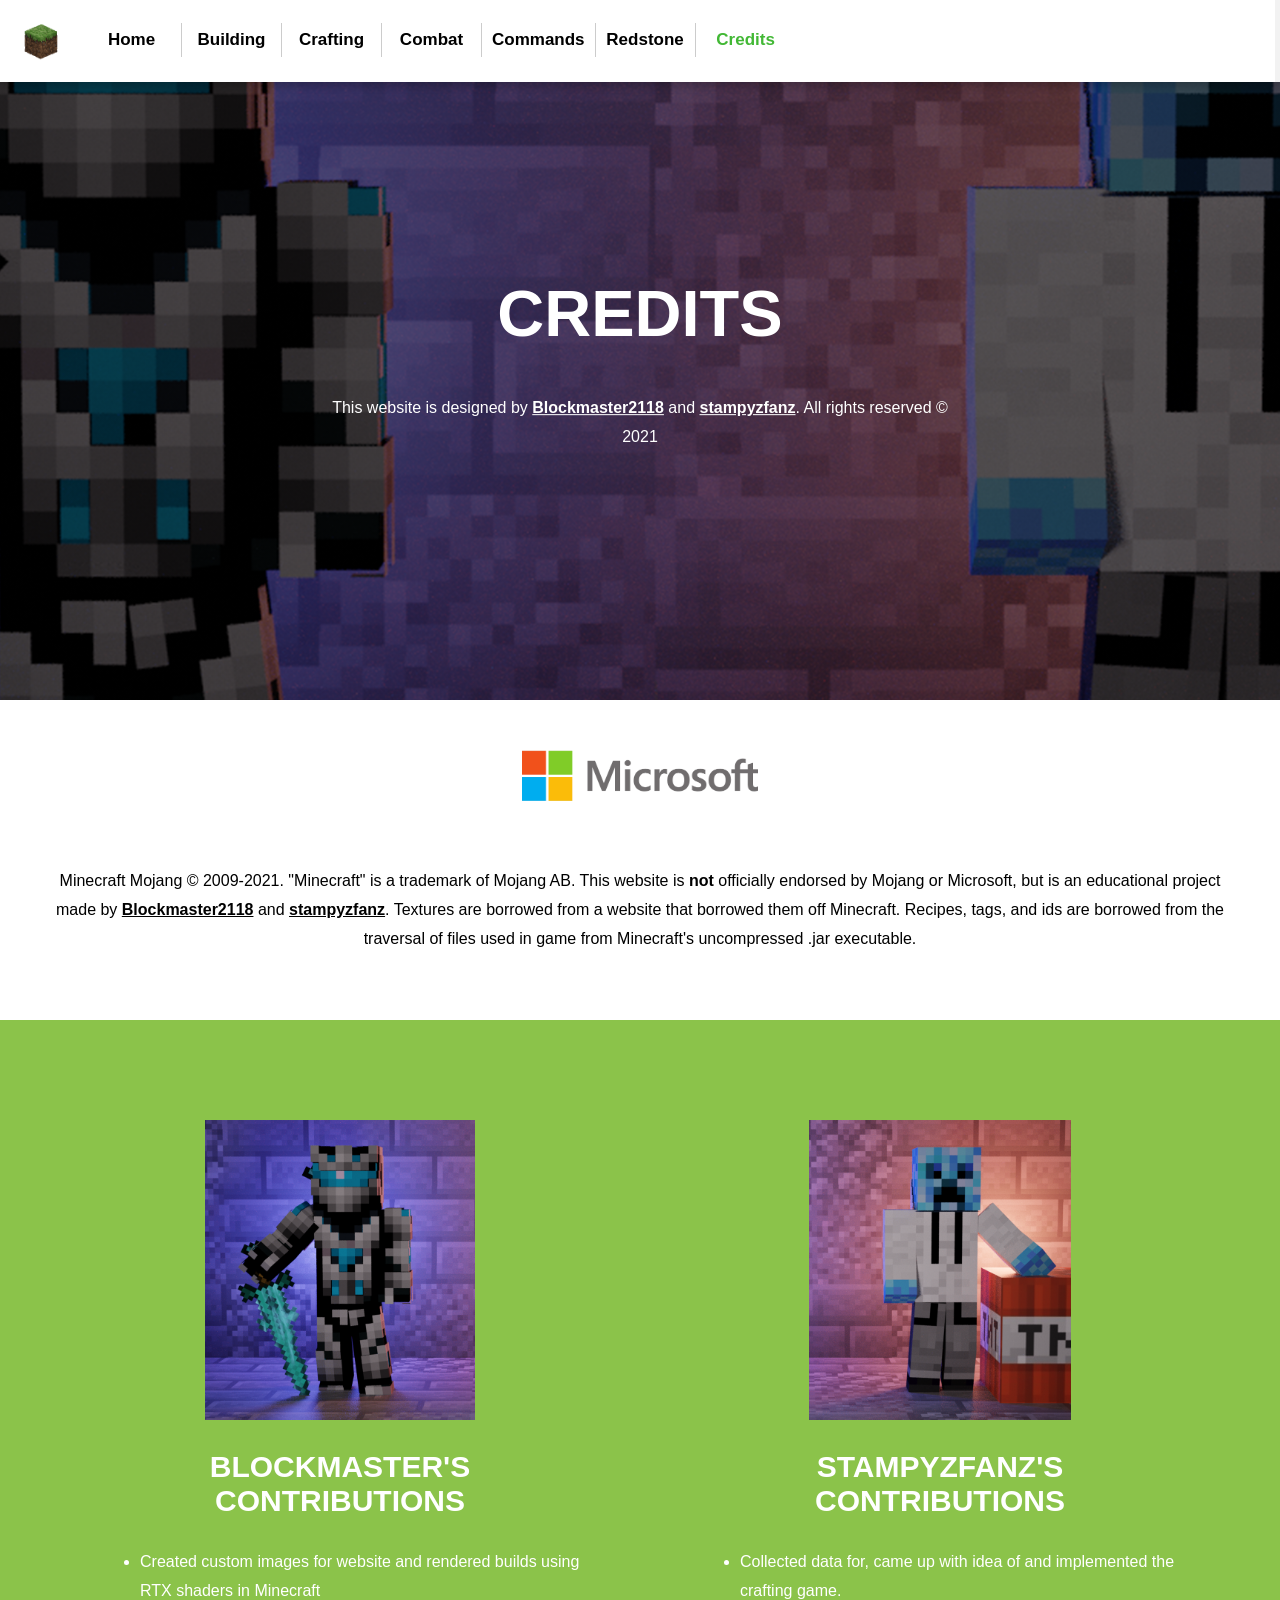
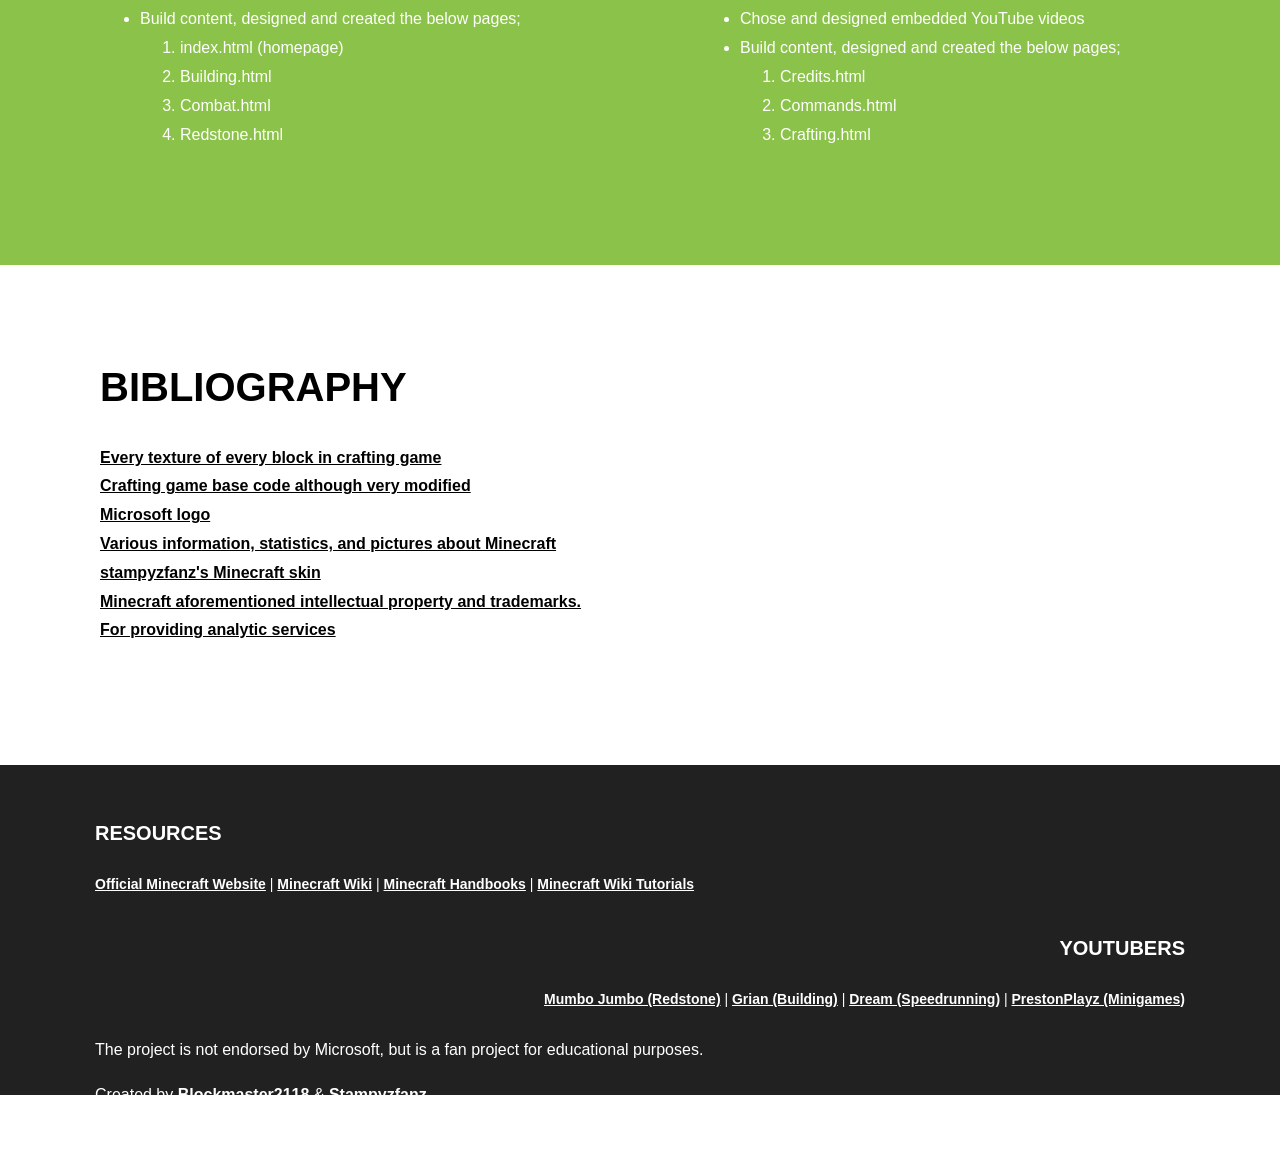
<file: Credits.html>
<!DOCTYPE html>
<html lang="en">
<head>
  <!-- Google Tag Manager -->
  <script>(function(w,d,s,l,i){w[l]=w[l]||[];w[l].push({'gtm.start':
  new Date().getTime(),event:'gtm.js'});var f=d.getElementsByTagName(s)[0],
  j=d.createElement(s),dl=l!='dataLayer'?'&l='+l:'';j.async=true;j.src=
  'https://www.googletagmanager.com/gtm.js?id='+i+dl;f.parentNode.insertBefore(j,f);
  })(window,document,'script','dataLayer','GTM-TDKDZ7F');</script>
  <!-- End Google Tag Manager -->
  <title>Minecraft Guide Credits</title>
  <meta charset="UTF-8">
  <link rel="stylesheet" href="main.css">
  <link rel="icon" href="images/Minecraft_logo.png">
</head>
<body>
  <!-- Google Tag Manager (noscript) -->
  <noscript><iframe src="https://www.googletagmanager.com/ns.html?id=GTM-TDKDZ7F"
  height="0" width="0" style="display:none;visibility:hidden"></iframe></noscript>
  <!-- End Google Tag Manager (noscript) -->
  <header class="topnav header" id="Header">
    <a href="index.html" id="icon"><img src="images/Minecraft_logo.png" class="logo" alt="homepage logo"></a>
    <a class="link" href="index.html">Home</a>
    <a href="Building.html" class="link">Building</a>
    <a href="Crafting.html" class="link">Crafting</a>
    <a href="Combat.html" class="link">Combat</a>
    <a href="Commands.html" class="link">Commands</a>
    <a href="Redstone.html" class="link">Redstone</a>
    <a href="#" class="link active" id="no-line">Credits</a>
  </header> 
  <div class="contents">
    <div class="banner-container banner-image-5">
      <div class="banner-text">
        <h1>CREDITS</h1>
        <p class="whitetext">This website is designed by <a href="https://github.com/Blockmaster2118" class="whitetext">Blockmaster2118</a> and <a href="https://github.com/stampyzfanz" class="whitetext">stampyzfanz</a>. All rights reserved  &copy; 2021</p>
      </div>
    </div>

  <div class="below" style="text-align: center; padding: 50px;">
      <img src="images/microsoft.png" style="width: 20%; padding-bottom: 50px;" alt="Microsoft's logo">
      <p>Minecraft Mojang &copy; 2009-2021. "Minecraft" is a trademark of Mojang AB. This website is <b>not</b> officially endorsed by Mojang or Microsoft, but is an educational project made by <a href="https://github.com/Blockmaster2118">Blockmaster2118</a> and <a href="https://github.com/stampyzfanz">stampyzfanz</a>. Textures are borrowed from a website that borrowed them off Minecraft. Recipes, tags, and ids are borrowed from the traversal of files used in game from Minecraft's uncompressed .jar executable. </p>
  </div>

  <div class="green-box flex-container">
    <div class="center">
      <img src="images/Profile pic R.png" style="height: 300px;" alt="Blockmaster's skin">
      <h3 class="card-text whitetext">Blockmaster's contributions</h3>
      <ul class="whitetext">
        <li>Created custom images for website and rendered builds using RTX shaders in Minecraft</li>
        <li>Build content, designed and created the below pages;
          <ol>
            <li>index.html (homepage)</li>
            <li>Building.html</li>
            <li>Combat.html</li>
            <li>Redstone.html</li>
          </ol>
        </li>
       
      </ul>
    </div>  
    <div class="center">
        <img src="images/Profile pic J.png" style="height: 300px;" alt="Stampyzfanz's skin">
        <h3 class="card-text whitetext">Stampyzfanz's contributions</h3>
        <ul class="whitetext">
          <li>Collected data for, came up with idea of and implemented the crafting game.</li>
          <li>Chose and designed embedded YouTube videos</li>
          <li>Build content, designed and created the below pages;
            <ol>
          <li>Credits.html</li>
          <li>Commands.html</li>
          <li>Crafting.html</li></ol></li>
        </ul>
      </div>
    </div>
  </div>
  <div class="white-box flex-container">

    <div>
      <h2>Bibliography</h2>
      <p>
        <a href="https://crafting.thedestruc7i0n.ca/">Every texture of every block in crafting game</a><br>
        <a href="https://www.101computing.net/minecraft-crafting-table/">Crafting game base code although very modified</a><br>
        <a href="https://www.microsoft.com/en-au?spl=1">Microsoft logo</a><br>
        <a href="https://minecraft.fandom.com/wiki/Minecraft_Wiki">Various information, statistics, and pictures about Minecraft</a> <br>
        <a href="https://www.minecraftskins.net/coolcreeper">stampyzfanz's Minecraft skin</a> <br>
        <a href="https://minecraft.net">Minecraft aforementioned intellectual property and trademarks. </a> <br>
        <a href="https://google.com">For providing analytic services</a>
      </p>
    </div>
  </div>  

<footer class="below" style="min-height:330px">
	<div style="background-color: #212121; float: left; padding-left: 65px;">
  <h4 class="whitetext">Resources</h4>
	<p class="whitetext footer-text"><a href="http://minecraft.net/" class="whitetext">Official Minecraft Website</a> | <a href="https://minecraft.fandom.com/wiki/Minecraft_Wiki" class="whitetext">Minecraft Wiki</a> | <a href="https://www.amazon.com.au/Minecraft-Complete-Handbook-Collection-Scholastic/dp/0545685192" class="whitetext">Minecraft Handbooks</a> | <a href="https://minecraft.fandom.com/wiki/Tutorials " class="whitetext">Minecraft Wiki Tutorials</a></p>
  </div>
  <div style="background-color: #212121; float: right; padding-bottom: 10px; padding-right: 65px; text-align: right;">
    <h4 class="whitetext">YouTubers</h4>
  <p class="whitetext footer-text"><a href="https://www.youtube.com/channel/UChFur_NwVSbUozOcF_F2kMg/" class="whitetext">Mumbo Jumbo (Redstone)</a> | <a href="https://www.youtube.com/user/Xelqua" class="whitetext">Grian (Building)</a> | <a href="https://www.youtube.com/channel/UCTkXRDQl0luXxVQrRQvWS6w" class="whitetext">Dream (Speedrunning)</a> | <a href="https://www.youtube.com/channel/UCJZam2u1G0syq3kyqrCXrNw" class="whitetext">PrestonPlayz (Minigames)</a></p>
  </div>
  <div class="below" style="padding-left: 65px;">
	<p class="whitetext">The project is not endorsed by Microsoft, but is a fan project for educational purposes.</p>
  <p class="whitetext">Created by <a href="https://github.com/Blockmaster2118" class="whitetext">Blockmaster2118</a> & <a href="https://github.com/stampyzfanz" class="whitetext">Stampyzfanz</a></p>
  <p class="whitetext">All rights reserved &copy; 2021</p>
  </div>
  </footer>
  <script src="scripts.js"></script>
</body>
</html>
</file>
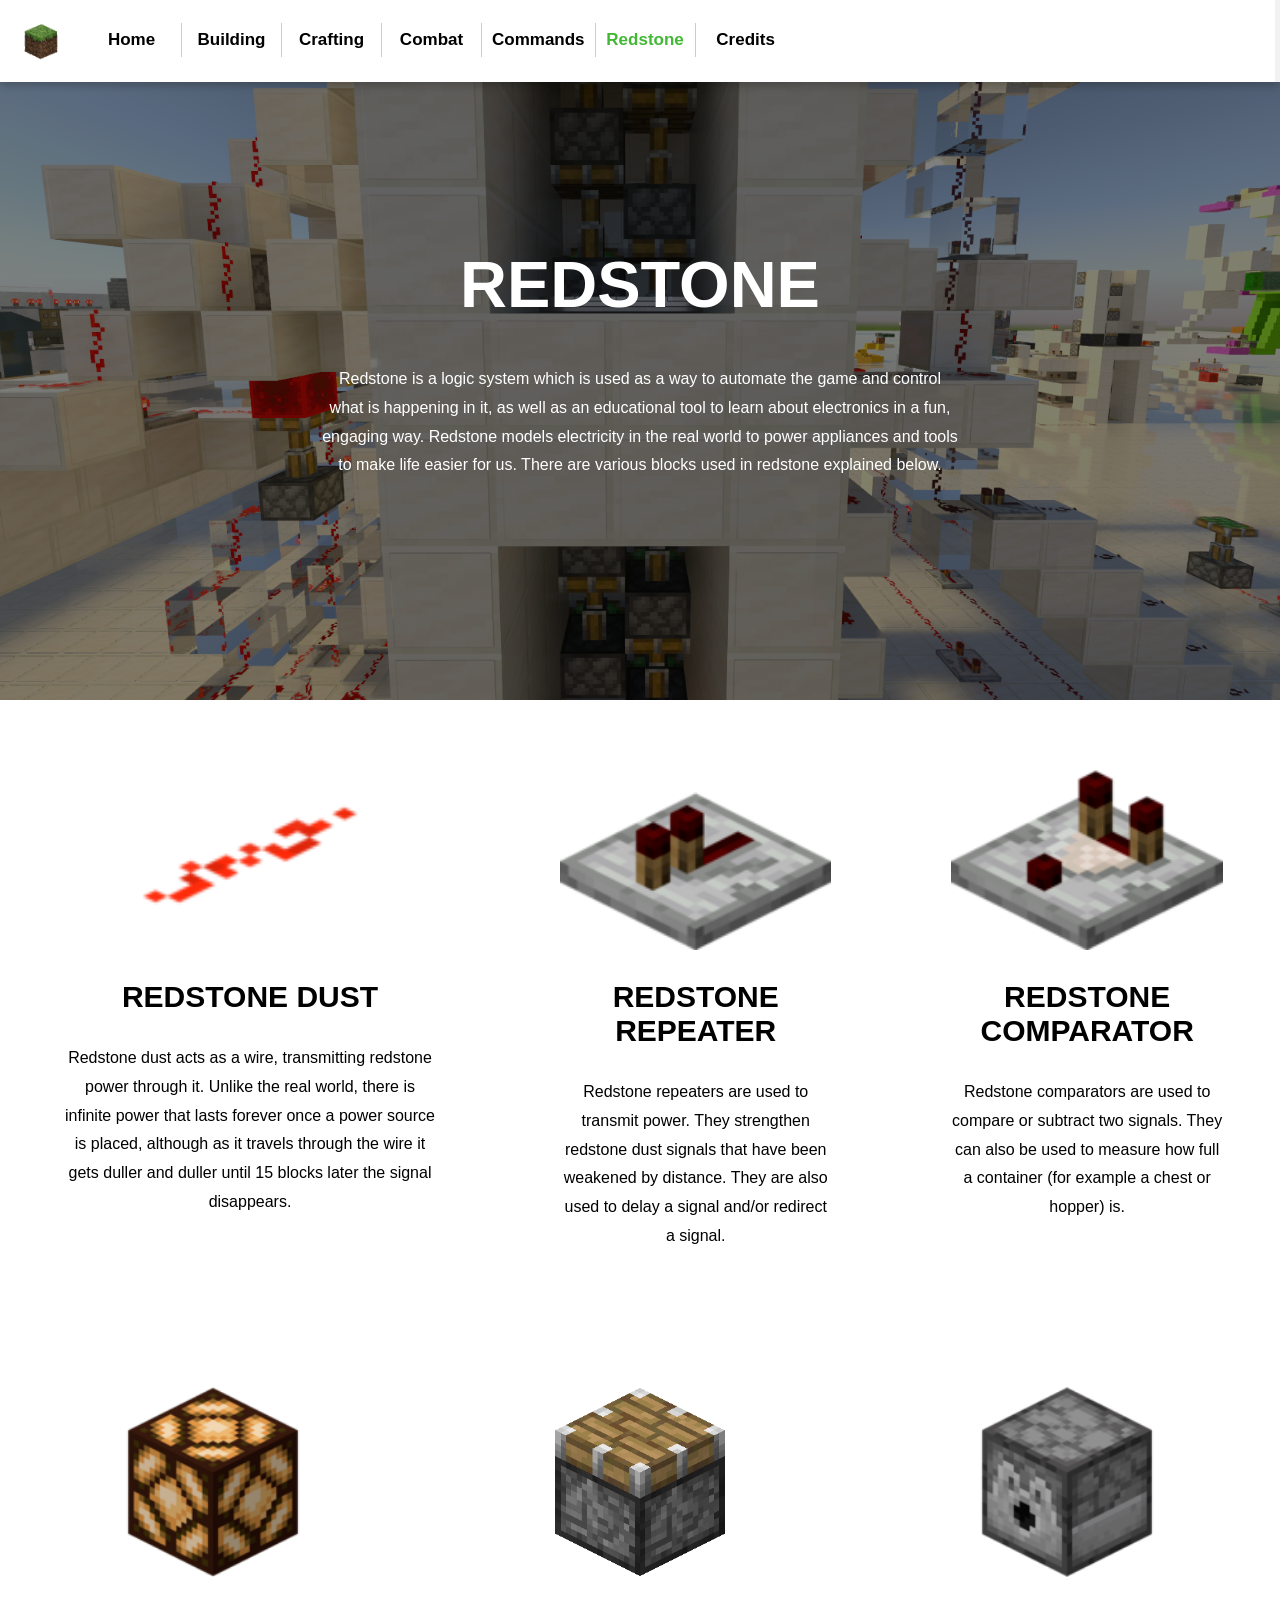
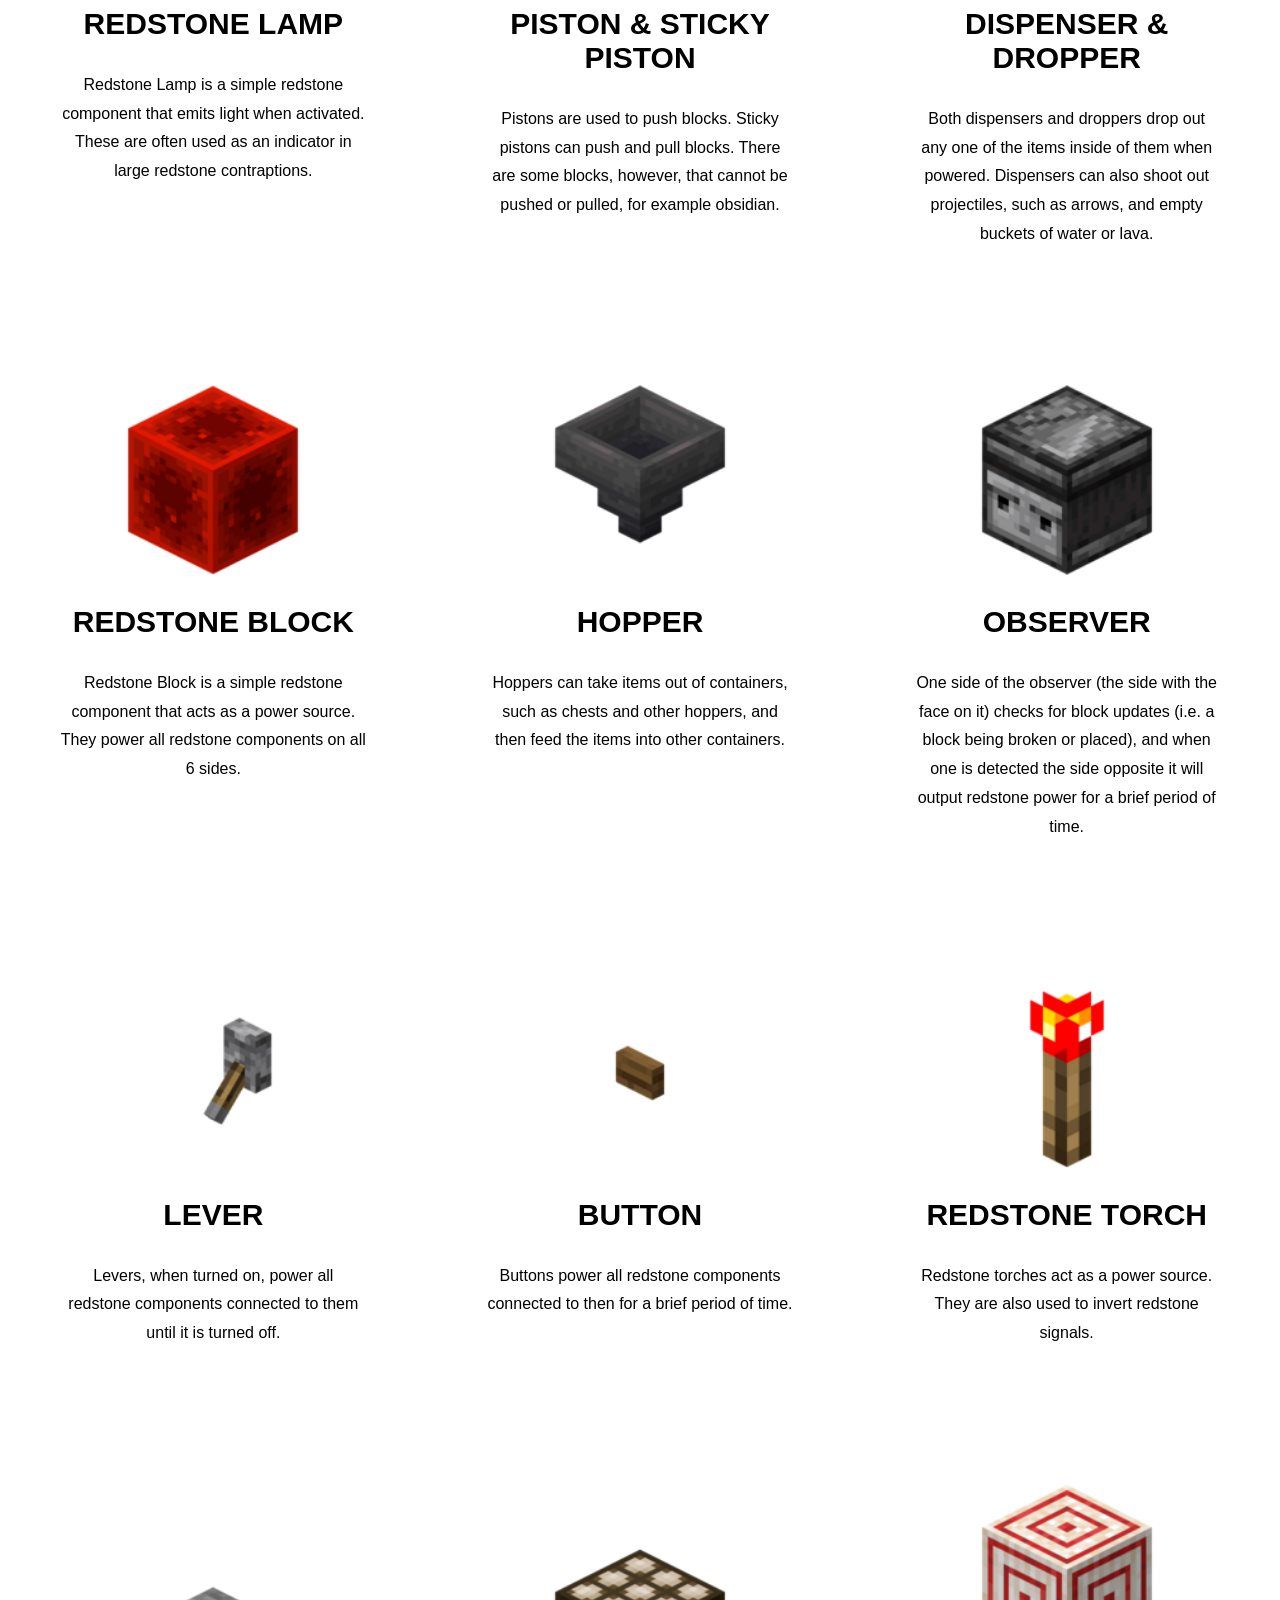
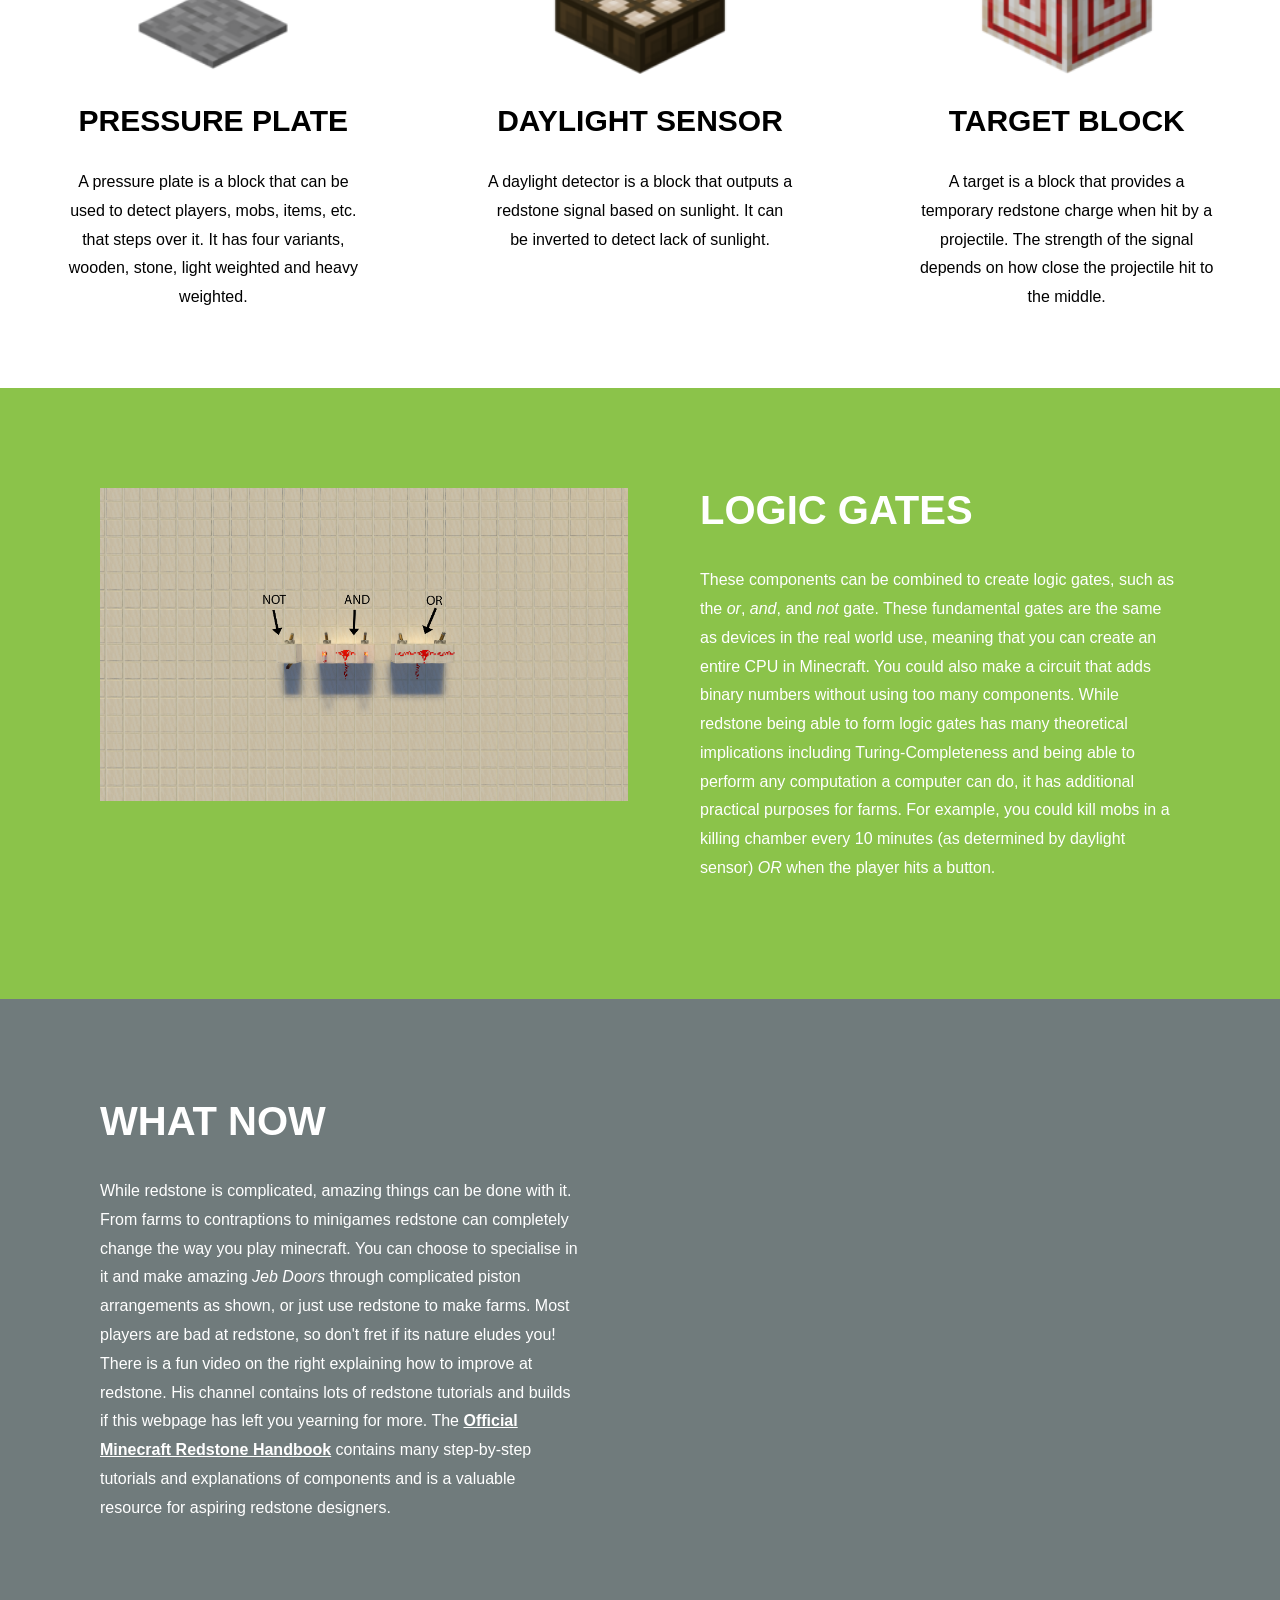
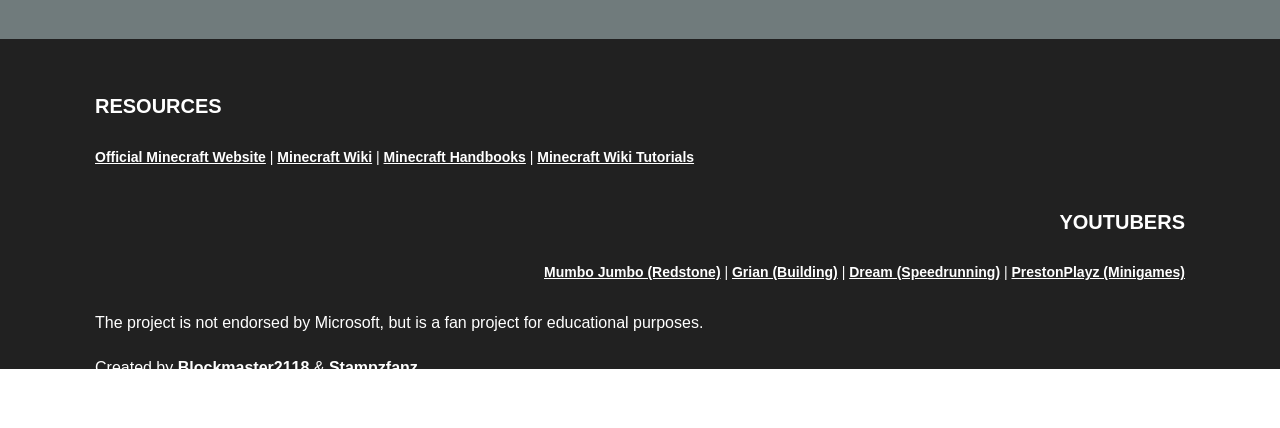
<file: Redstone.html>
<!DOCTYPE html>
<html lang="en">
<head>
  <!-- Google Tag Manager -->
  <script>(function(w,d,s,l,i){w[l]=w[l]||[];w[l].push({'gtm.start':
  new Date().getTime(),event:'gtm.js'});var f=d.getElementsByTagName(s)[0],
  j=d.createElement(s),dl=l!='dataLayer'?'&l='+l:'';j.async=true;j.src=
  'https://www.googletagmanager.com/gtm.js?id='+i+dl;f.parentNode.insertBefore(j,f);
  })(window,document,'script','dataLayer','GTM-TDKDZ7F');</script>
  <!-- End Google Tag Manager -->
  <title>Minecraft Redstone Guide</title>
  <meta charset="UTF-8">
  <link rel="stylesheet" href="main.css">
  <link rel="icon" href="images/Minecraft_logo.png">
</head>
<body>
  <!-- Google Tag Manager (noscript) -->
  <noscript><iframe src="https://www.googletagmanager.com/ns.html?id=GTM-TDKDZ7F"
  height="0" width="0" style="display:none;visibility:hidden"></iframe></noscript>
  <!-- End Google Tag Manager (noscript) -->
  <header class="topnav header" id="Header">
    <a href="index.html" id="icon"><img src="images/Minecraft_logo.png" class="logo" alt="homepage logo"></a>
    <a class="link" href="index.html">Home</a>
    <a href="Building.html" class="link">Building</a>
    <a href="Crafting.html" class="link">Crafting</a>
    <a href="Combat.html" class="link">Combat</a>
    <a href="Commands.html" class="link">Commands</a>
    <a href="#" class="link active">Redstone</a>
    <a href="Credits.html" class="link" id="no-line">Credits</a>
  </header> 
  <div class="contents">
    <div class="banner-container banner-image-1">
      <div class="banner-text">
        <h1>REDSTONE</h1>
        <p class="whitetext"> Redstone is a logic system which is used as a way to automate the game and control what is happening in it, as well as an educational tool to learn about electronics in a fun, engaging way. Redstone models electricity in the real world to power appliances and tools to make life easier for us. There are various blocks used in redstone explained below.</p>
      </div>
    </div>
    <div class="flex-container">
      <div class="center">
        <img src="images/redstone wire.png" class="redstone-block-pic">
        <h3 class="card-text">Redstone Dust</h3>
        <p class="card-text"> Redstone dust acts as a wire, transmitting redstone power through it. Unlike the real world, there is infinite power that lasts forever once a power source is placed, although as it travels through the wire it gets duller and duller until 15 blocks later the signal disappears. </p>
      </div>
      <div class="center">
        <img src="images/repeater.png" class="redstone-block-pic">
        <h3 class="card-text">Redstone Repeater</h3>
        <p class="card-text"> Redstone repeaters are used to transmit power. They strengthen redstone dust signals that have been weakened by distance. They are also used to delay a signal and/or redirect a signal. </p>
      </div>
      <div class="center">
        <img src="images/Comparator.png" class="redstone-block-pic">
        <h3 class="card-text">Redstone Comparator</h3>
        <p class="card-text">Redstone comparators are used to compare or subtract two signals. They can also be used to measure how full a container (for example a chest or hopper) is.</p>
      </div>
    </div>
  </div>
  <div class="flex-container">
    <div class="center">
      <img src="images/Lamp.png" class="redstone-block-pic">
      <h3 class="card-text">Redstone Lamp</h3>
      <p class="card-text"> Redstone Lamp is a simple redstone component that emits light when activated. These are often used as an indicator in large redstone contraptions. </p>
    </div>
    <div class="center">
      <img src="images/Piston.png" class="redstone-block-pic">
      <h3 class="card-text">Piston & Sticky Piston</h3>
      <p class="card-text">Pistons are used to push blocks. Sticky pistons can push and pull blocks. There are some blocks, however, that cannot be pushed or pulled, for example obsidian.</p>
    </div>
    <div class="center">
      <img src="images/Dispenser.png" class="redstone-block-pic">
      <h3 class="card-text">Dispenser & Dropper</h3>
      <p class="card-text">Both dispensers and droppers drop out any one of the items inside of them when powered. Dispensers can also shoot out projectiles, such as arrows, and empty buckets of water or lava.</p>
    </div>
  </div>
  <div class="flex-container">
    <div class="center">
      <img src="images/Block of Redstone.png" class="redstone-block-pic">
      <h3 class="card-text">Redstone Block</h3>
      <p class="card-text"> Redstone Block is a simple redstone component that acts as a power source. They power all redstone components on all 6 sides. </p>
    </div>
    <div class="center">
      <img src="images/Hopper.png" class="redstone-block-pic">
      <h3 class="card-text">Hopper</h3>
      <p class="card-text">Hoppers can take items out of containers, such as chests and other hoppers, and then feed the items into other containers. </p>
    </div>
    <div class="center">
      <img src="images/Observer.png" class="redstone-block-pic">
      <h3 class="card-text">Observer</h3>
      <p class="card-text">One side of the observer (the side with the face on it) checks for block updates (i.e. a block being broken or placed), and when one is detected the side opposite it will output redstone power for a brief period of time.</p>
    </div>
  </div>
  <div class="flex-container">
    <div class="center">
      <img src="images/Lever.png" class="redstone-block-pic">
      <h3 class="card-text">Lever</h3>
      <p class="card-text"> Levers, when turned on, power all redstone components connected to them until it is turned off. </p>
    </div>
    <div class="center">
      <img src="images/Button.png" class="redstone-block-pic">
      <h3 class="card-text">Button</h3>
      <p class="card-text">Buttons power all redstone components connected to then for a brief period of time. </p>
    </div>
    <div class="center">
      <img src="images/Redstone Torch.png" class="redstone-block-pic">
      <h3 class="card-text">Redstone Torch</h3>
      <p class="card-text">Redstone torches act as a power source. They are also used to invert redstone signals.</p>
    </div>
  </div>
  <div class="flex-container">
    <div class="center">
      <img src="images/Pressure Plate.png" class="redstone-block-pic">
      <h3 class="card-text">Pressure Plate</h3>
      <p class="card-text"> A pressure plate is a block that can be used to detect players, mobs, items, etc. that steps over it. It has four variants, wooden, stone, light weighted and heavy weighted. </p>
    </div>
    <div class="center">
      <img src="images/Daylight Detector.png" class="redstone-block-pic">
      <h3 class="card-text">Daylight Sensor</h3>
      <p class="card-text">A daylight detector is a block that outputs a redstone signal based on sunlight. It can be inverted to detect lack of sunlight. </p>
    </div>
    <div class="center">
      <img src="images/Target.png" class="redstone-block-pic">
      <h3 class="card-text">Target Block</h3>
      <p class="card-text">A target is a block that provides a temporary redstone charge when hit by a projectile. The strength of the signal depends on how close the projectile hit to the middle.</p>
    </div>
  </div> 
  <div class="green-box flex-container below">
    <div class="left">
      <img src="images/Gates.png" style="max-width: 110%;" class="center" alt="and, or and not gates made with redstone">
    </div>
    <div class="right">
      <h2 class="whitetext">Logic gates</h2>
      <p class="whitetext">These components can be combined to create logic gates, such as the <i>or</i>, <i>and</i>, and <i>not</i> gate. These fundamental gates are the same as devices in the real world use, meaning that you can create an entire CPU in Minecraft. You could also make a circuit that adds binary numbers without using too many components. While redstone being able to form logic gates has many theoretical implications including Turing-Completeness and being able to perform any computation a computer can do, it has additional practical purposes for farms. For example, you could kill mobs in a killing chamber every 10 minutes (as determined by daylight sensor) <i>OR</i> when the player hits a button.
      </p>
    </div>
  </div>
  <div class="grey-box flex-container">
    <div class="left">
      <h2 class="whitetext">What now</h2>
      <p class="whitetext">While redstone is complicated, amazing things can be done with it. From farms to contraptions to minigames redstone can completely change the way you play minecraft. You can choose to specialise in it and make amazing <i>Jeb Doors</i> through complicated piston arrangements as shown, or just use redstone to make farms. Most players are bad at redstone, so don't fret if its nature eludes you! There is a fun video on the right explaining how to improve at redstone. His channel contains lots of redstone tutorials and builds if this webpage has left you yearning for more. The <a href="https://www.amazon.com.au/Minecraft-Redstone-Handbook-Scholastic/dp/054568515X" class="whitetext">Official Minecraft Redstone Handbook</a> contains many step-by-step tutorials and explanations of components and is a valuable resource for aspiring redstone designers. </p>
    </div>
    <div class="right">
      <div class="videoWrapper">
        <iframe src="https://www.youtube.com/embed/EDe_Bp2UWOU" title="YouTube video player" allow="accelerometer; autoplay; clipboard-write; encrypted-media; gyroscope; picture-in-picture" allowfullscreen></iframe>
      </div>
    </div>
  </div>
  <footer class="below" style="min-height:330px">
    <div style="background-color: #212121; float: left; padding-left: 65px;">
    <h4 class="whitetext">Resources</h4>
    <p class="whitetext footer-text"><a href="http://minecraft.net/" class="whitetext">Official Minecraft Website</a> | <a href="https://minecraft.fandom.com/wiki/Minecraft_Wiki" class="whitetext">Minecraft Wiki</a> | <a href="https://www.amazon.com.au/Minecraft-Complete-Handbook-Collection-Scholastic/dp/0545685192" class="whitetext">Minecraft Handbooks</a> | <a href="https://minecraft.fandom.com/wiki/Tutorials " class="whitetext">Minecraft Wiki Tutorials</a></p>
    </div>
    <div style="background-color: #212121; float: right; padding-bottom: 10px; padding-right: 65px; text-align: right;">
      <h4 class="whitetext">YouTubers</h4>
    <p class="whitetext footer-text"><a href="https://www.youtube.com/channel/UChFur_NwVSbUozOcF_F2kMg/" class="whitetext">Mumbo Jumbo (Redstone)</a> | <a href="https://www.youtube.com/user/Xelqua" class="whitetext">Grian (Building)</a> | <a href="https://www.youtube.com/channel/UCTkXRDQl0luXxVQrRQvWS6w" class="whitetext">Dream (Speedrunning)</a> | <a href="https://www.youtube.com/channel/UCJZam2u1G0syq3kyqrCXrNw" class="whitetext">PrestonPlayz (Minigames)</a></p>
    </div>
    <div class="below" style="padding-left: 65px;">
    <p class="whitetext">The project is not endorsed by Microsoft, but is a fan project for educational purposes.</p>
    <p class="whitetext">Created by <a href="https://github.com/Blockmaster2118" class="whitetext">Blockmaster2118</a> & <a href="https://github.com/stampzfanz" class="whitetext">Stampzfanz</a></p>
    <p class="whitetext">All rights reserved &copy; 2021</p>
    </div>
    </footer>
  <script src="scripts.js"></script>
</body>
</file>
<file: main.css>
* {box-sizing: border-box;}
body {margin:0px !important;}
.mySlides {display: none;}
img {vertical-align: middle;}

.logo {
  max-height: 50px;
}
.main-heading {
background-color: none !important;
color:#090909;
}

h1, h2, h3, h4 {
  text-transform: uppercase;
}

h4 {
	font-family: Arial;
	font-size: 20px;
	color: #ffffff;	
}

a {
  color: black;
  font-weight: bold;
  font-family: Arial, Helvetica, sans-serif;
}

ul {
  text-align: left;
  font-family: Verdana, Geneva, Tahoma, sans-serif;
  color: #000000;
  font-size: 16px;
  line-height: 1.8;
}

.pad {padding:60px;}
.p-t-50 {padding-top:50px;}
.p-b-50 {padding-bottom:50px;}

.green-box {
  width: 100%;
  background-color: #8BC34A !important;
  padding: 40px;
  box-sizing: border-box;
  height: auto;
  min-height: 500px;
}

.white-box {
  width: 100%;
  background-color: none !important;
  padding: 40px;
  box-sizing: border-box;
  height:auto;
  min-height: 500px;
}

.grey-box {
  width: 100%;
  background-color:  #707b7c    !important;
  padding: 40px;
  box-sizing: border-box;
  height:auto;
  min-height: 500px;
}

.right {
  float: right;
  width: 50%;
  display: block;
}

.left {
  float: left;
  width: 50%;
  display: block;
}

.right-box-home {
  float: right;
  width: 50%;
  background-color: #797D7F;
  padding: 40px;
}

.box {
  float: left;
  width: 33.3333%;
  padding:40px;
  background-color: none;
  text-align: center;
  color:#090909;
}

.card-text {
 text-align: center;
}

p {
  font-family: Verdana, Geneva, Tahoma, sans-serif;
  color: #000000;
  font-size: 16px;
  line-height: 1.8;
}

h2 {
 font-family: Arial;
 color: #000000;
 font-size: 40px;
 MARGIN-TOP:0PX !important;
}

h3 {
 font-family: Arial;
 color: #000000;
 font-size: 30px;
}

.whitetext {
  color: #ffffff !important;
}

.text-div {
  padding: 15px;
}

/*Footer*/
footer {
 background-color:#212121 ; 
 height: 50px;
 padding: 30px ;
}

footer > p {
 font-weight: lighter;
 font-size: 12px;
}

.footer-text{
  font-size: 14px;
}

/*Flex Box*/
.flex-container {
  display: flex;
  background-color: white;
}

.flex-container > div {
  flex: 1 1 0px;
  padding: 60px;
}

/*Navigation bar*/

header {
  z-index: 100;
  position: fixed;
  top: 0px;
  width: 100%;
  padding-top: 8px;
  padding-bottom: 8px;
  box-shadow:0 4px 8px 0 rgba(0,0,0,0.2) ;
}

.topnav {
  overflow: hidden;
  background-color: #ffffff;
  border-right: 5px solid #f2f2f2;
}

.topnav a {
  float: left;
  color: #000000;
  text-align: center;
  padding: 8px 16px;
  text-decoration: none;
  font-size: 17px;
  margin-right:0px;
}

.topnav a:hover:not(.active):not(#icon) {
  background-color: #ddd;
  color: black;
}

.topnav a.active {
  color: #42b835;
}

.link {
  padding: 7px 10px !important;
  font-family: Arial, Helvetica, sans-serif;
  font-weight: bold;
  text-align: center;
  min-width: 100px;
  border-right: 1px solid #ccc;
  margin-top: 15px;
}

#no-line {
  border-right: none !important;
}



/*Image slider*/
.slideshow-container {
  max-width: 100%;
  position: relative;
  margin: auto;
  z-index: 90;
}

.text {
  color: #f2f2f2;
  font-size: 15px;
  padding: 8px 12px;
  position: absolute;
  bottom: 8px;
  width: 100%;
  text-align: center;
}

.numbertext {
  color: #f2f2f2;
  font-size: 12px;
  padding: 8px 12px;
  position: absolute;
  top: 0;
  font-family: Arial;
}

.dot {
  height: 15px;
  width: 15px;
  margin: 0 2px;
  background-color: #bbb;
  border-radius: 50%;
  display: inline-block;
  transition: background-color 0.6s ease;
}

.active2 {
  background-color: #717171;
}

.fade {
  -webkit-animation-name: fade;
  -webkit-animation-duration: 1.5s;
  animation-name: fade;
  animation-duration: 1.5s;
}

@-webkit-keyframes fade {
  from {opacity: .4} 
  to {opacity: 1}
}

@keyframes fade {
  from {opacity: .4} 
  to {opacity: 1}
}

@media only screen and (max-width: 300px) {
  .text {font-size: 11px}
}

/*Banner*/
.banner-container {
  position: relative;
  text-align: center;
  color: white;
  width: 100%;

}

.banner-text {
  position: absolute;
  top: 50%;
  left: 50%;
  transform: translate(-50%, -50%);
}

h1 {
  font-size: 65px;
  font-family: Arial;
}

.banner-image {
  width: 100%;
  height: 700px;
  min-height:250px;
  background-image: linear-gradient(rgba(0, 0, 0, 0.5), rgba(0, 0, 0, 0.5)), url("images/Building banner 1.png");
  background-position: center;
  background-repeat: no-repeat;
  background-size: cover;
  position: relative;
  z-index: 90;
}

.banner-image-1 {
  width: 100%;
  height: 700px;
  min-height:250px;
  background-image: linear-gradient(rgba(0, 0, 0, 0.5), rgba(0, 0, 0, 0.5)), url("images/Redstone banner 1.png");
  background-position: center;
  background-repeat: no-repeat;
  background-size: cover;
  position: relative;
  z-index: 90;
}

.banner-image-2 {
  width: 100%;
  height: 700px;
  min-height:250px;
  background-image: linear-gradient(rgba(63, 63, 63, 0.5), rgba(63, 63, 63, 0.5)), url("images/Crafting\ banner\ 1.png");
  background-position: center;
  background-repeat: no-repeat;
  background-size: cover;
  position: relative;
  z-index: 90;
}

.banner-image-3 {
  width: 100%;
  height: 700px;
  min-height:250px;
  background-image: linear-gradient(rgba(0, 0, 0, 0.5), rgba(0, 0, 0, 0.5)), url("images/Commands banner 1.png");
  background-position: center;
  background-repeat: no-repeat;
  background-size: cover;
  position: relative;
  z-index: 90;
}

.banner-image-4 {
  width: 100%;
  height: 700px;
  min-height:250px;
  background-image: linear-gradient(rgba(0, 0, 0, 0.5), rgba(0, 0, 0, 0.5)), url("images/Combat banner 1.png");
  background-position: center;
  background-repeat: no-repeat;
  background-size: cover;
  position: relative;
  z-index: 90;
}

.banner-image-5 {
  width: 100%;
  height: 700px;
  min-height:250px;
  background-image: linear-gradient(rgba(0, 0, 0, 0.5), rgba(0, 0, 0, 0.5)), url("images/Credits banner 1.png");
  background-position: center;
  background-repeat: no-repeat;
  background-size: cover;
  position: relative;
  z-index: 90;
}

/*cards*/
.card {
  box-shadow: 0 4px 8px 0 rgba(0,0,0,0.2);
  transition: 0.3s;
  text-align: center;
}

.card:hover {
  box-shadow: 0 8px 16px 0 rgba(0,0,0,0.2);
}

.container {
  padding: 2px 16px;
}

.box img {
  padding-bottom: 30px; 
}

.below {
  clear: both;
}

.center {
  text-align: center;
  align-items: center;
}

.mySlides img {
  width: 100%;
}

.redstone-block-pic {
  height: 190px;
}

.videoWrapper {
  position: relative;
  padding-bottom: 56.25%; /* 16:9 */
  height: 0;
}
.videoWrapper iframe {
  position: absolute;
  top: 0;
  left: 0;
  width: 100%;
  height: 100%;
  border: none;
}
</file>
